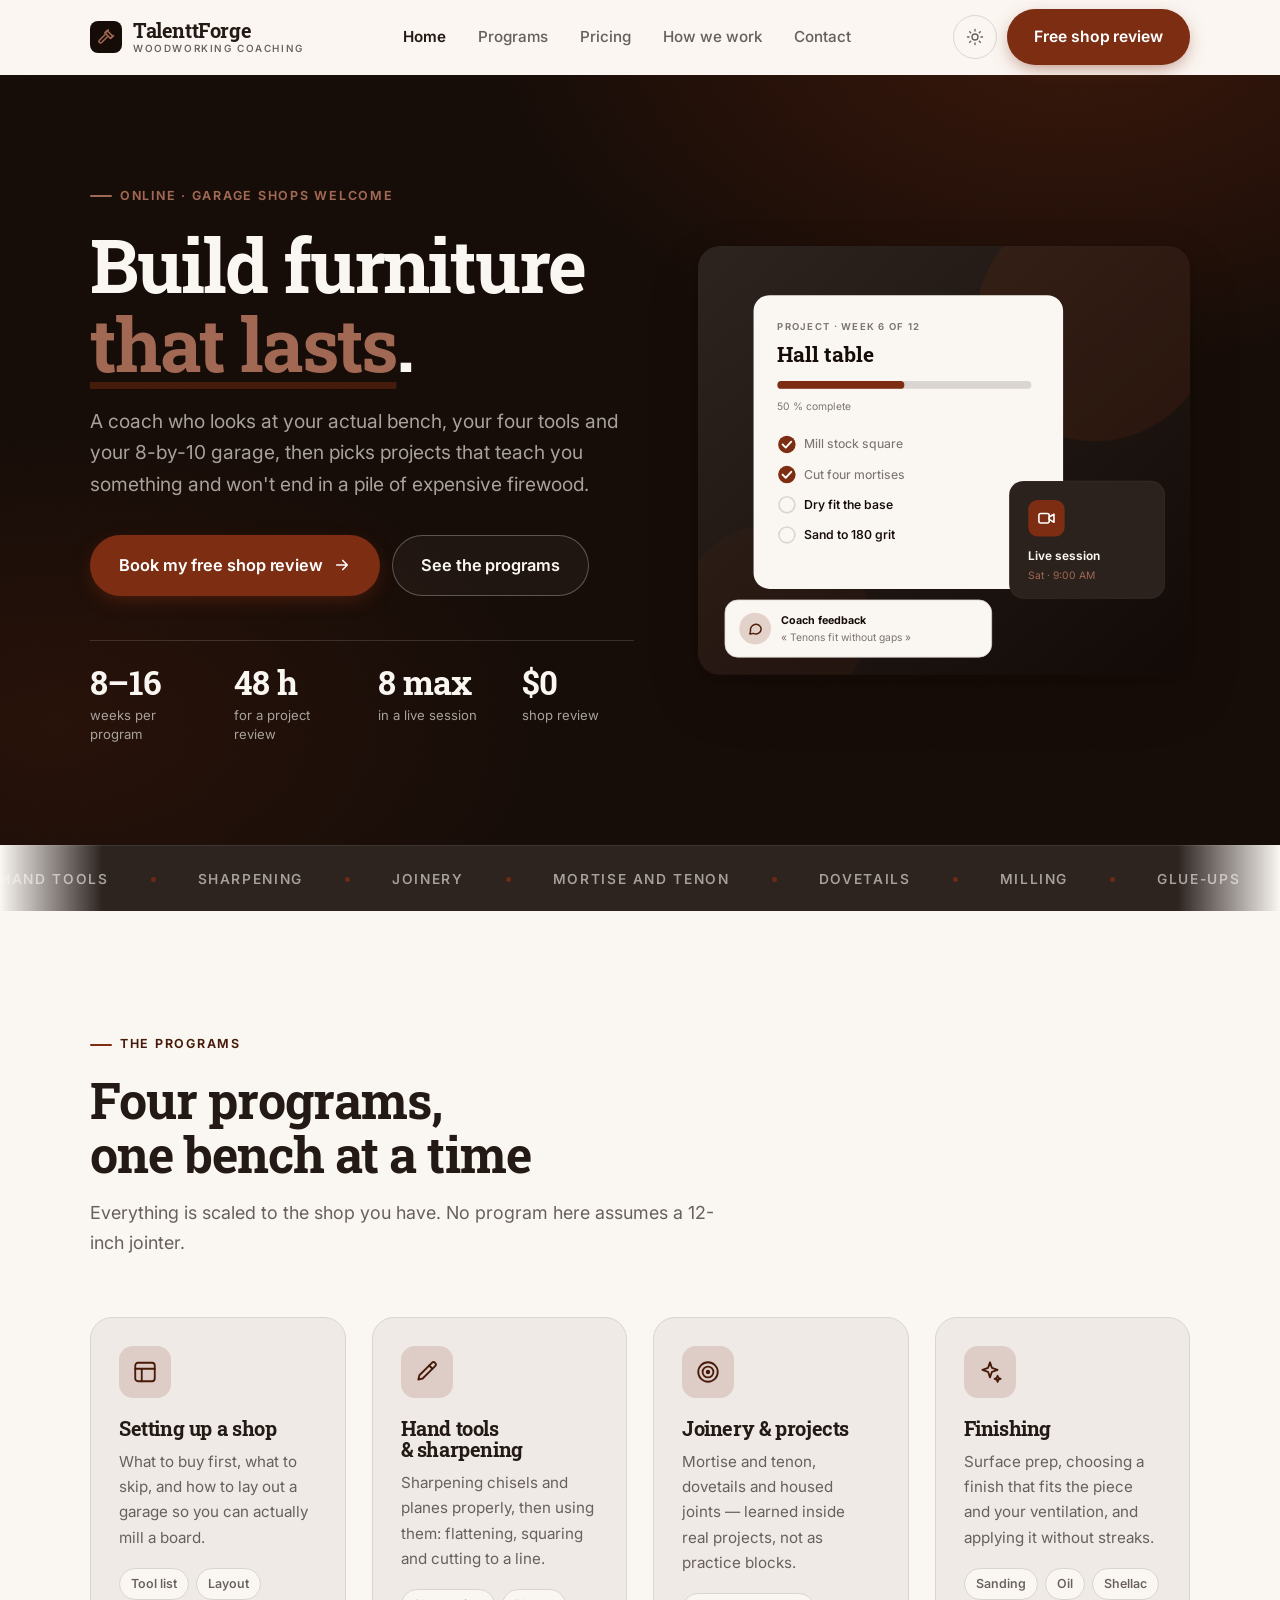
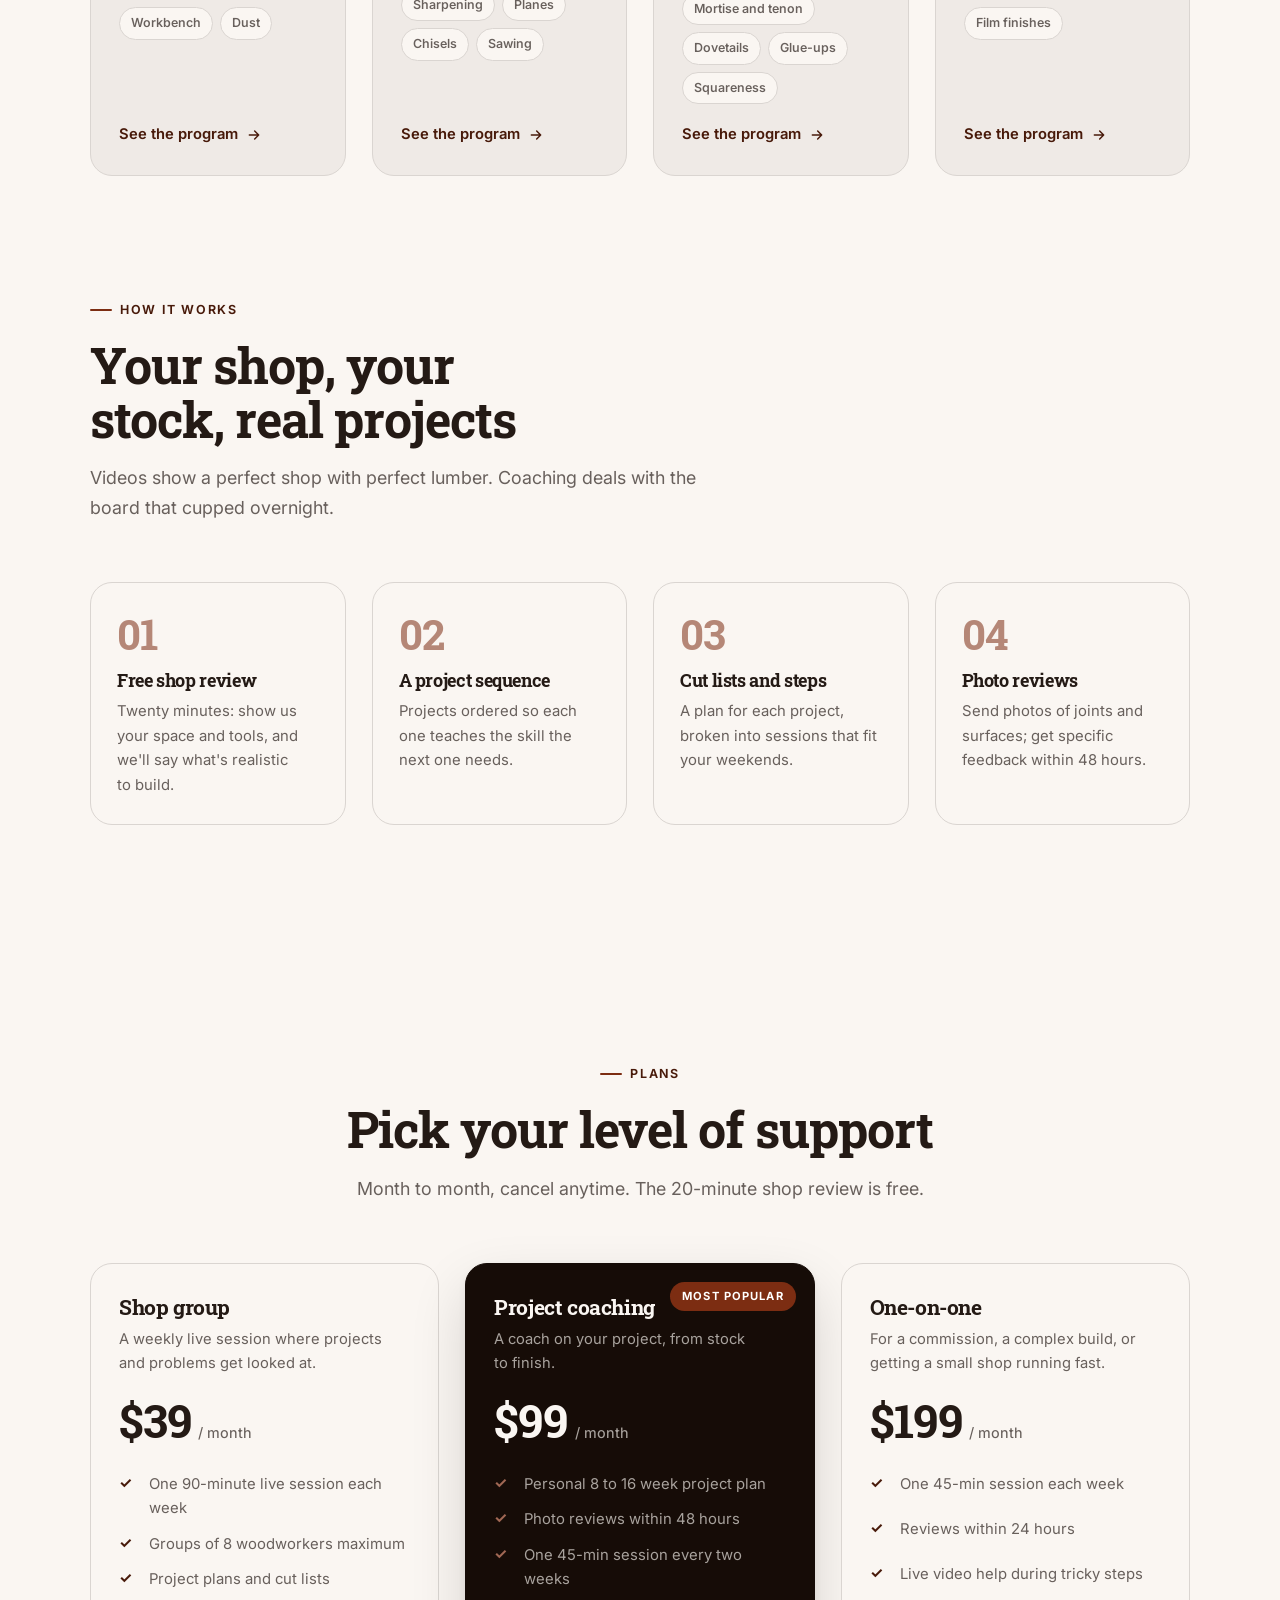
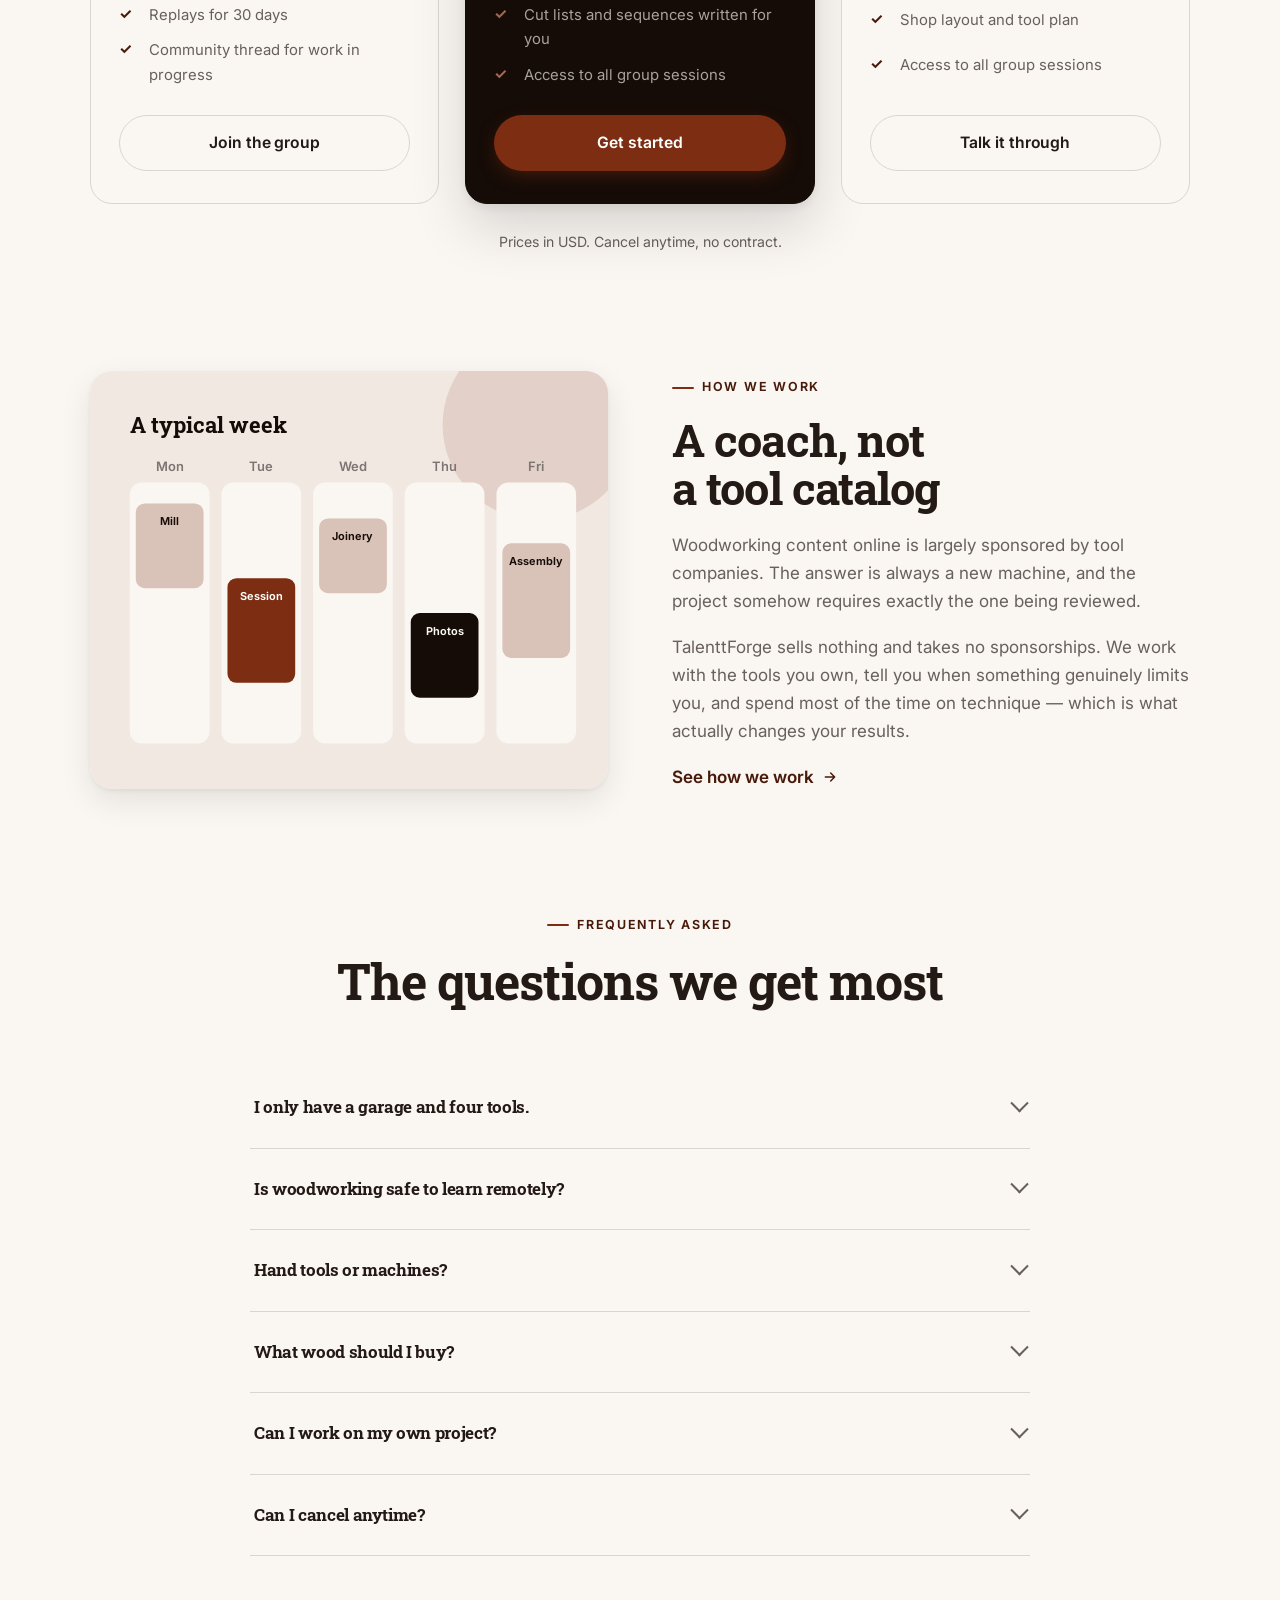
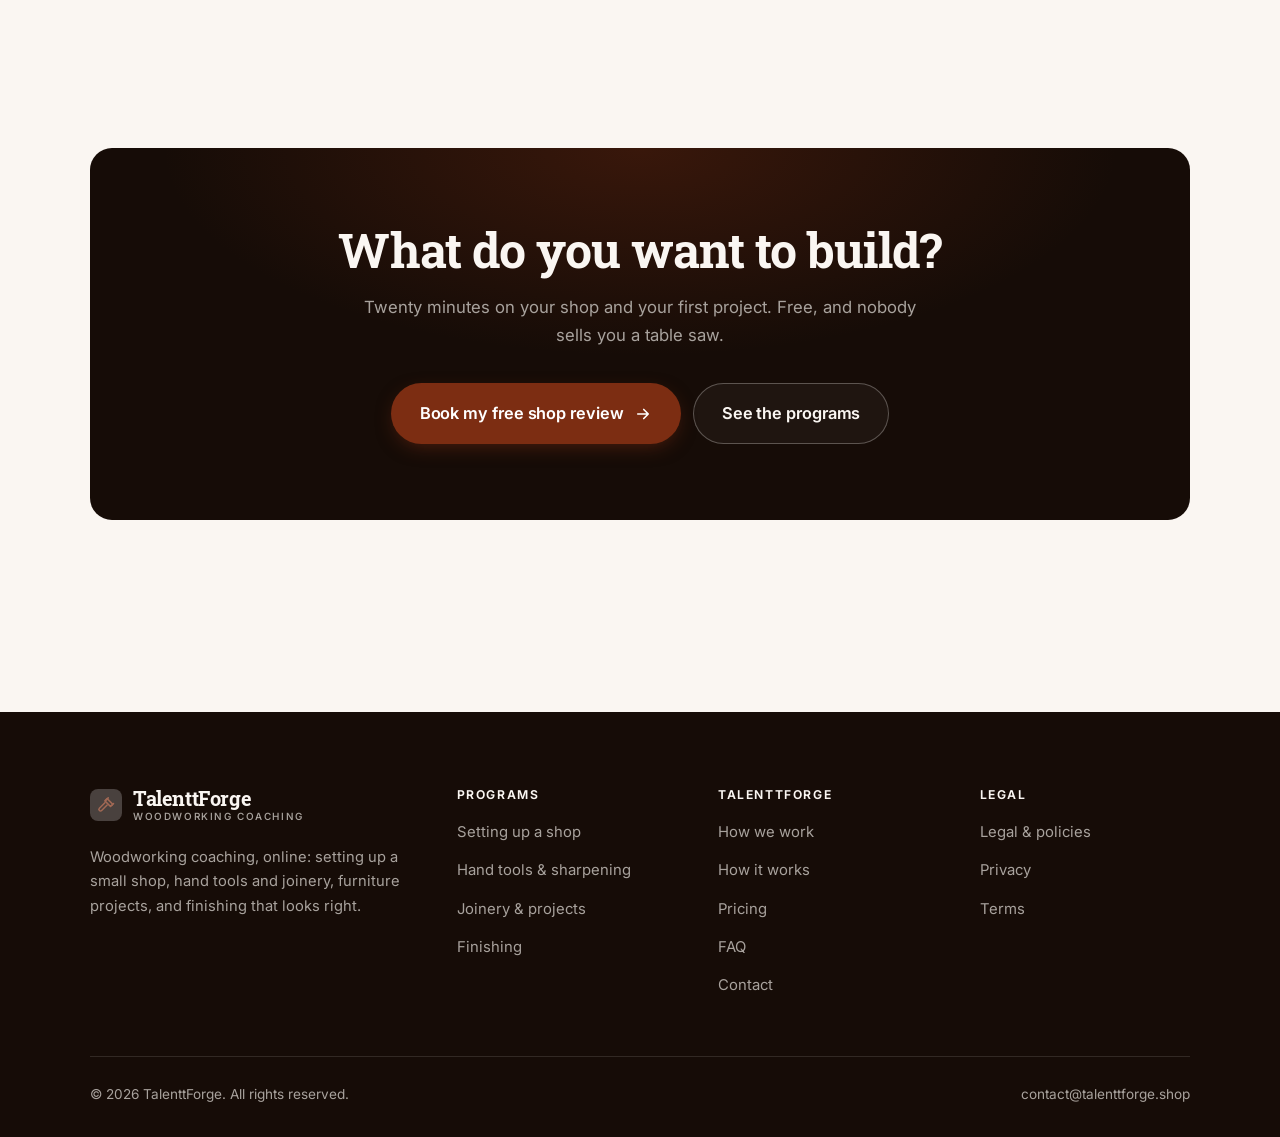
<file: index.html>
<!DOCTYPE html>
<html lang="en" class="no-js">
<head>
<meta charset="utf-8">
<meta name="viewport" content="width=device-width, initial-scale=1">
<title>TalenttForge — Woodworking coaching for small shops and garages</title>
<meta name="description" content="Online woodworking coaching: set up a small shop, sharpen and use hand tools, cut real joinery, build furniture, and finish it properly. Free shop review.">
<link rel="canonical" href="https://talenttforge.shop/">

<meta property="og:type" content="website">
<meta property="og:url" content="https://talenttforge.shop/">
<meta property="og:site_name" content="TalenttForge">
<meta property="og:locale" content="en_US">
<meta property="og:title" content="TalenttForge — Woodworking coaching for small shops and garages">
<meta property="og:description" content="Online woodworking coaching: set up a small shop, sharpen and use hand tools, cut real joinery, build furniture, and finish it properly. Free shop review.">
<meta name="theme-color" content="#160c07">

<link rel="icon" href="assets/img/favicon.svg" type="image/svg+xml">
<link rel="preconnect" href="https://fonts.googleapis.com">
<link rel="preconnect" href="https://fonts.gstatic.com" crossorigin>
<link rel="stylesheet" href="https://fonts.googleapis.com/css2?family=Roboto+Slab:wght@400..700&family=Inter:wght@400..700&display=swap">
<link rel="stylesheet" href="assets/css/style.css">

<!-- Thème appliqué avant le premier rendu (évite le flash) -->
<script>
document.documentElement.classList.remove('no-js');
(function(){try{var t=localStorage.getItem('site-theme');if(t){document.documentElement.setAttribute('data-theme',t);}}catch(e){}})();
</script>
<script type="application/ld+json">
{
  "@context": "https://schema.org",
  "@type": "Organization",
  "name": "TalenttForge",
  "url": "https://talenttforge.shop/",
  "email": "contact@talenttforge.shop",
  "description": "Online woodworking coaching: set up a small shop, sharpen and use hand tools, cut real joinery, build furniture, and finish it properly. Free shop review.",
  "areaServed": "US",
  "knowsLanguage": "en"
}
</script>
</head>

<body>
<a class="skip-link" href="#main">Skip to main content</a>

<header class="site-header">
  <nav class="wrap nav" aria-label="Main navigation">
    <a class="brand" href="index.html">
      <svg class="brand__mark" viewBox="0 0 64 64" aria-hidden="true">
        <rect class="bm-bg" width="64" height="64" rx="16"/>
        <g class="bm-ic" transform="translate(14 14) scale(1.5)" fill="none" stroke-width="2.1" stroke-linecap="round" stroke-linejoin="round"><path d="M13.5 3.5 21 11l-3 3-7.5-7.5z"/><path d="M10.5 9 3.2 16.3a2.1 2.1 0 0 0 3 3L13.5 12"/><path d="M15 2.5 12 5.5M19.5 12.5 22 10"/></g>
      </svg>
      <span>TalenttForge<span class="brand__sub">Woodworking coaching</span></span>
    </a>

    <ul class="nav__links" id="nav-links">
      <li><a href="index.html" aria-current="page">Home</a></li>
      <li><a href="programs.html">Programs</a></li>
      <li><a href="index.html#pricing">Pricing</a></li>
      <li><a href="about.html">How we work</a></li>
      <li><a href="contact.html">Contact</a></li>
      <li><a class="btn btn--primary" href="contact.html">Free shop review</a></li>
    </ul>

    <div class="nav__cta">
      <button class="theme-toggle" type="button" aria-label="Switch to dark theme">
        <svg class="icon-sun" viewBox="0 0 24 24" fill="none" stroke="currentColor" stroke-width="1.8" stroke-linecap="round" aria-hidden="true"><circle cx="12" cy="12" r="4"/><path d="M12 2v2m0 16v2M2 12h2m16 0h2M4.9 4.9l1.4 1.4m11.4 11.4 1.4 1.4M19.1 4.9l-1.4 1.4M6.3 17.7l-1.4 1.4"/></svg>
        <svg class="icon-moon" viewBox="0 0 24 24" fill="none" stroke="currentColor" stroke-width="1.8" stroke-linecap="round" stroke-linejoin="round" aria-hidden="true"><path d="M21 12.8A9 9 0 1 1 11.2 3a7 7 0 0 0 9.8 9.8z"/></svg>
      </button>
      <a class="btn btn--primary" href="contact.html">Free shop review</a>
      <button class="nav__toggle" type="button" aria-expanded="false" aria-controls="nav-links" aria-label="Open menu">
        <svg class="icon-open" viewBox="0 0 24 24" fill="none" stroke="currentColor" stroke-width="2" stroke-linecap="round" aria-hidden="true"><path d="M3 6h18M3 12h18M3 18h18"/></svg>
        <svg class="icon-close" viewBox="0 0 24 24" fill="none" stroke="currentColor" stroke-width="2" stroke-linecap="round" aria-hidden="true"><path d="M6 6l12 12M18 6L6 18"/></svg>
      </button>
    </div>
  </nav>
</header>

<main id="main">

<section class="hero">
  <div class="wrap hero__inner">
    <div>
      <span class="eyebrow hero__eyebrow">Online · Garage shops welcome</span>
      <h1>Build furniture<br> <em>that lasts</em>.</h1>
      <p class="hero__lede">A coach who looks at your actual bench, your four tools and your 8-by-10 garage, then picks projects that teach you something and won't end in a pile of expensive firewood.</p>

      <div class="hero__actions">
        <a class="btn btn--primary btn--lg" href="contact.html">Book my free shop review <svg viewBox="0 0 24 24" fill="none" stroke="currentColor" stroke-width="2.2" stroke-linecap="round" stroke-linejoin="round" aria-hidden="true"><path d="M5 12h14M13 6l6 6-6 6"/></svg></a>
        <a class="btn btn--on-dark btn--lg" href="programs.html">See the programs</a>
      </div>

      <ul class="hero__proof">
        <li><span class="stat__num">8–16</span><span class="stat__label">weeks per program</span></li>
        <li><span class="stat__num">48 h</span><span class="stat__label">for a project review</span></li>
        <li><span class="stat__num">8 max</span><span class="stat__label">in a live session</span></li>
        <li><span class="stat__num">$0</span><span class="stat__label">shop review</span></li>
      </ul>
    </div>

    <div class="hero__art">
      <svg viewBox="0 0 620 540" role="img" aria-label="A woodworking project in week 6 of 12, showing this week's steps, the next live session and coach feedback.">
        <defs>
          <linearGradient id="hbg" x1="0" y1="0" x2="1" y2="1">
            <stop offset="0" stop-color="#2d2420"/><stop offset="1" stop-color="#120a06"/>
          </linearGradient>
        </defs>
        <rect width="620" height="540" rx="22" fill="url(#hbg)"/>
        <circle cx="500" cy="96" r="150" fill="#7c2d12" opacity=".16"/>
        <circle cx="96" cy="470" r="120" fill="#7c2d12" opacity=".08"/>

        <g style="font-family: var(--font-body)">
          <!-- Carte programme -->
          <rect x="70" y="62" width="390" height="370" rx="20" fill="#faf6f2"/>
          <text x="100" y="106" font-size="12" font-weight="650" letter-spacing="1.6" fill="#7d7571">PROJECT · WEEK 6 OF 12</text>
          <text x="100" y="146" font-size="27" font-weight="700" fill="#160c07" style="font-family: var(--font-display)">Hall table</text>
          <rect x="100" y="170" width="320" height="10" rx="5" fill="#dad5d1"/>
          <rect x="100" y="170" width="160" height="10" rx="5" fill="#7c2d12"/>
          <text x="100" y="206" font-size="13" fill="#7d7571">50 % complete</text>
          <circle cx="112" cy="250" r="11" fill="#7c2d12"/><path d="M106.5 250l4 4 7-7.5" fill="none" stroke="#ffffff" stroke-width="2.4" stroke-linecap="round" stroke-linejoin="round"/><text x="134" y="255" font-size="15.5" fill="#7d7571" font-weight="450">Mill stock square</text>
          <circle cx="112" cy="288" r="11" fill="#7c2d12"/><path d="M106.5 288l4 4 7-7.5" fill="none" stroke="#ffffff" stroke-width="2.4" stroke-linecap="round" stroke-linejoin="round"/><text x="134" y="293" font-size="15.5" fill="#7d7571" font-weight="450">Cut four mortises</text>
          <circle cx="112" cy="326" r="10" fill="none" stroke="#dad5d1" stroke-width="2"/><text x="134" y="331" font-size="15.5" fill="#160c07" font-weight="560">Dry fit the base</text>
          <circle cx="112" cy="364" r="10" fill="none" stroke="#dad5d1" stroke-width="2"/><text x="134" y="369" font-size="15.5" fill="#160c07" font-weight="560">Sand to 180 grit</text>

          <!-- Carte séance -->
          <rect x="392" y="296" width="196" height="148" rx="18" fill="#2b221d" stroke="#ffffff" stroke-opacity=".08"/>
          <rect x="416" y="320" width="46" height="46" rx="12" fill="#7c2d12"/>
          <g transform="translate(427 331)" fill="none" stroke="#ffffff" color="#ffffff" stroke-width="2" stroke-linecap="round" stroke-linejoin="round"><rect x="2.5" y="6" width="13" height="12" rx="2.5"/><path d="M15.5 10.5 21.5 7v10l-6-3.5z"/></g>
          <text x="416" y="396" font-size="15" font-weight="650" fill="#faf6f2">Live session</text>
          <text x="416" y="420" font-size="13" fill="#a16854">Sat · 9:00 AM</text>

          <!-- Retour du coach -->
          <rect x="34" y="446" width="336" height="72" rx="16" fill="#faf6f2" stroke="#dad5d1"/>
          <circle cx="72" cy="482" r="20" fill="#e3d2ca"/>
          <g transform="translate(62 472) scale(.84)" fill="none" stroke="#511d0c" stroke-width="2.2" stroke-linecap="round" stroke-linejoin="round"><path d="M21 12a8 8 0 0 1-11.6 7.1L4 20l1-4.6A8 8 0 1 1 21 12z"/></g>
          <text x="104" y="476" font-size="13.5" font-weight="700" fill="#160c07">Coach feedback</text>
          <text x="104" y="498" font-size="13" fill="#7d7571">« Tenons fit without gaps »</text>
        </g>
      </svg>
    </div>
  </div>
</section>

<div class="marquee" aria-hidden="true">
  <div class="marquee__track"><span>Hand tools</span><span>Sharpening</span><span>Joinery</span><span>Mortise and tenon</span><span>Dovetails</span><span>Milling</span><span>Glue-ups</span><span>Finishing</span><span>Small shops</span><span>Furniture</span><span>Hand tools</span><span>Sharpening</span><span>Joinery</span><span>Mortise and tenon</span><span>Dovetails</span><span>Milling</span><span>Glue-ups</span><span>Finishing</span><span>Small shops</span><span>Furniture</span></div>
</div>

<section class="section wrap" id="programs">
  <div class="section-head reveal">
    <span class="eyebrow">The programs</span>
    <h2>Four programs, one bench at a time</h2>
    <p>Everything is scaled to the shop you have. No program here assumes a 12-inch jointer.</p>
  </div>
  <div class="grid grid--4 reveal-group">
    <a class="card" href="programs.html#shop-setup">
      <div class="card__icon"><svg viewBox="0 0 24 24" fill="none" stroke="currentColor" stroke-width="1.7" stroke-linecap="round" stroke-linejoin="round" aria-hidden="true"><rect x="3" y="3.5" width="18" height="17" rx="2.5"/><path d="M3 9h18M9 9v11.5"/></svg></div>
      <h3>Setting up a shop</h3>
      <p>What to buy first, what to skip, and how to lay out a garage so you can actually mill a board.</p>
      <ul class="tags"><li>Tool list</li><li>Layout</li><li>Workbench</li><li>Dust</li></ul>
      <span class="arrow-link">See the program <svg viewBox="0 0 24 24" fill="none" stroke="currentColor" stroke-width="2.2" stroke-linecap="round" stroke-linejoin="round" aria-hidden="true"><path d="M5 12h14M13 6l6 6-6 6"/></svg></span>
    </a>
    <a class="card" href="programs.html#hand-tools">
      <div class="card__icon"><svg viewBox="0 0 24 24" fill="none" stroke="currentColor" stroke-width="1.7" stroke-linecap="round" stroke-linejoin="round" aria-hidden="true"><path d="M16.5 3.5a2.1 2.1 0 0 1 3 3L8 18l-4 1 1-4z"/><path d="M14 6l3 3"/></svg></div>
      <h3>Hand tools &amp; sharpening</h3>
      <p>Sharpening chisels and planes properly, then using them: flattening, squaring and cutting to a line.</p>
      <ul class="tags"><li>Sharpening</li><li>Planes</li><li>Chisels</li><li>Sawing</li></ul>
      <span class="arrow-link">See the program <svg viewBox="0 0 24 24" fill="none" stroke="currentColor" stroke-width="2.2" stroke-linecap="round" stroke-linejoin="round" aria-hidden="true"><path d="M5 12h14M13 6l6 6-6 6"/></svg></span>
    </a>
    <a class="card" href="programs.html#joinery">
      <div class="card__icon"><svg viewBox="0 0 24 24" fill="none" stroke="currentColor" stroke-width="1.7" stroke-linecap="round" stroke-linejoin="round" aria-hidden="true"><circle cx="12" cy="12" r="9"/><circle cx="12" cy="12" r="5"/><circle cx="12" cy="12" r="1.2" fill="currentColor"/></svg></div>
      <h3>Joinery &amp; projects</h3>
      <p>Mortise and tenon, dovetails and housed joints — learned inside real projects, not as practice blocks.</p>
      <ul class="tags"><li>Mortise and tenon</li><li>Dovetails</li><li>Glue-ups</li><li>Squareness</li></ul>
      <span class="arrow-link">See the program <svg viewBox="0 0 24 24" fill="none" stroke="currentColor" stroke-width="2.2" stroke-linecap="round" stroke-linejoin="round" aria-hidden="true"><path d="M5 12h14M13 6l6 6-6 6"/></svg></span>
    </a>
    <a class="card" href="programs.html#finishing">
      <div class="card__icon"><svg viewBox="0 0 24 24" fill="none" stroke="currentColor" stroke-width="1.7" stroke-linecap="round" stroke-linejoin="round" aria-hidden="true"><path d="M12 3l1.8 5.2L19 10l-5.2 1.8L12 17l-1.8-5.2L5 10l5.2-1.8zM19 15.5l.8 2 2 .8-2 .8-.8 2-.8-2-2-.8 2-.8z"/></svg></div>
      <h3>Finishing</h3>
      <p>Surface prep, choosing a finish that fits the piece and your ventilation, and applying it without streaks.</p>
      <ul class="tags"><li>Sanding</li><li>Oil</li><li>Shellac</li><li>Film finishes</li></ul>
      <span class="arrow-link">See the program <svg viewBox="0 0 24 24" fill="none" stroke="currentColor" stroke-width="2.2" stroke-linecap="round" stroke-linejoin="round" aria-hidden="true"><path d="M5 12h14M13 6l6 6-6 6"/></svg></span>
    </a>
  </div>
</section>

<section class="section section--flush wrap" id="how-it-works">
  <div class="section-head reveal">
    <span class="eyebrow">How it works</span>
    <h2>Your shop, your stock, real projects</h2>
    <p>Videos show a perfect shop with perfect lumber. Coaching deals with the board that cupped overnight.</p>
  </div>
  <div class="grid grid--4 steps reveal-group">
    <article class="step">
      <h3>Free shop review</h3>
      <p>Twenty minutes: show us your space and tools, and we'll say what's realistic to build.</p>
    </article>
    <article class="step">
      <h3>A project sequence</h3>
      <p>Projects ordered so each one teaches the skill the next one needs.</p>
    </article>
    <article class="step">
      <h3>Cut lists and steps</h3>
      <p>A plan for each project, broken into sessions that fit your weekends.</p>
    </article>
    <article class="step">
      <h3>Photo reviews</h3>
      <p>Send photos of joints and surfaces; get specific feedback within 48 hours.</p>
    </article>
  </div>
</section>

<section class="section wrap" id="pricing">
  <div class="section-head section-head--center reveal">
    <span class="eyebrow">Plans</span>
    <h2>Pick your level of support</h2>
    <p>Month to month, cancel anytime. The 20-minute shop review is free.</p>
  </div>
  <div class="grid grid--3 plans reveal-group">
    <article class="plan">
      
      <h3>Shop group</h3>
      <p class="plan__desc">A weekly live session where projects and problems get looked at.</p>
      <p class="plan__price">$39<span class="plan__period">/ month</span></p>
      <ul class="plan__features">
        <li>One 90-minute live session each week</li>
        <li>Groups of 8 woodworkers maximum</li>
        <li>Project plans and cut lists</li>
        <li>Replays for 30 days</li>
        <li>Community thread for work in progress</li>
      </ul>
      <a class="btn btn--ghost btn--block" href="contact.html">Join the group</a>
    </article>
    <article class="plan plan--featured">
      <span class="plan__tag">Most popular</span>
      <h3>Project coaching</h3>
      <p class="plan__desc">A coach on your project, from stock to finish.</p>
      <p class="plan__price">$99<span class="plan__period">/ month</span></p>
      <ul class="plan__features">
        <li>Personal 8 to 16 week project plan</li>
        <li>Photo reviews within 48 hours</li>
        <li>One 45-min session every two weeks</li>
        <li>Cut lists and sequences written for you</li>
        <li>Access to all group sessions</li>
      </ul>
      <a class="btn btn--primary btn--block" href="contact.html">Get started</a>
    </article>
    <article class="plan">
      
      <h3>One-on-one</h3>
      <p class="plan__desc">For a commission, a complex build, or getting a small shop running fast.</p>
      <p class="plan__price">$199<span class="plan__period">/ month</span></p>
      <ul class="plan__features">
        <li>One 45-min session each week</li>
        <li>Reviews within 24 hours</li>
        <li>Live video help during tricky steps</li>
        <li>Shop layout and tool plan</li>
        <li>Access to all group sessions</li>
      </ul>
      <a class="btn btn--ghost btn--block" href="contact.html">Talk it through</a>
    </article>
  </div>
  <p class="plans-note">Prices in USD. Cancel anytime, no contract.</p>
</section>

<section class="section section--flush wrap">
  <div class="split reveal">
    <div class="split__art">
      <svg viewBox="0 0 520 420" role="img" aria-label="Example of a typical week: Mill, Session, Joinery, Photos, Assembly.">
        <rect width="520" height="420" rx="20" fill="#f1e8e2"/>
        <circle cx="450" cy="54" r="96" fill="#7c2d12" opacity=".12"/>
        <g style="font-family: var(--font-body)">
        <text x="40" y="62" font-size="22" font-weight="700" fill="#160c07" style="font-family: var(--font-display)">A typical week</text>
        <text x="80" y="100" text-anchor="middle" font-size="13" font-weight="600" fill="#7d7571">Mon</text>
        <rect x="40" y="112" width="80" height="262" rx="12" fill="#faf6f2"/>
        <rect x="46" y="133" width="68" height="85" rx="9" fill="#d9c2b8"/>
        <text x="80" y="155" text-anchor="middle" font-size="11" font-weight="650" fill="#160c07">Mill</text>
        <text x="172" y="100" text-anchor="middle" font-size="13" font-weight="600" fill="#7d7571">Tue</text>
        <rect x="132" y="112" width="80" height="262" rx="12" fill="#faf6f2"/>
        <rect x="138" y="208" width="68" height="105" rx="9" fill="#7c2d12"/>
        <text x="172" y="230" text-anchor="middle" font-size="11" font-weight="650" fill="#ffffff">Session</text>
        <text x="264" y="100" text-anchor="middle" font-size="13" font-weight="600" fill="#7d7571">Wed</text>
        <rect x="224" y="112" width="80" height="262" rx="12" fill="#faf6f2"/>
        <rect x="230" y="148" width="68" height="75" rx="9" fill="#d9c2b8"/>
        <text x="264" y="170" text-anchor="middle" font-size="11" font-weight="650" fill="#160c07">Joinery</text>
        <text x="356" y="100" text-anchor="middle" font-size="13" font-weight="600" fill="#7d7571">Thu</text>
        <rect x="316" y="112" width="80" height="262" rx="12" fill="#faf6f2"/>
        <rect x="322" y="243" width="68" height="85" rx="9" fill="#160c07"/>
        <text x="356" y="265" text-anchor="middle" font-size="11" font-weight="650" fill="#faf6f2">Photos</text>
        <text x="448" y="100" text-anchor="middle" font-size="13" font-weight="600" fill="#7d7571">Fri</text>
        <rect x="408" y="112" width="80" height="262" rx="12" fill="#faf6f2"/>
        <rect x="414" y="173" width="68" height="115" rx="9" fill="#d9c2b8"/>
        <text x="448" y="195" text-anchor="middle" font-size="11" font-weight="650" fill="#160c07">Assembly</text>
        </g>
      </svg>
    </div>
    <div>
      <span class="eyebrow">How we work</span>
      <h2>A coach, not a tool catalog</h2>
      <p>Woodworking content online is largely sponsored by tool companies. The answer is always a new machine, and the project somehow requires exactly the one being reviewed.</p>
      <p>TalenttForge sells nothing and takes no sponsorships. We work with the tools you own, tell you when something genuinely limits you, and spend most of the time on technique — which is what actually changes your results.</p>
      <p><a class="arrow-link" href="about.html">See how we work <svg viewBox="0 0 24 24" fill="none" stroke="currentColor" stroke-width="2.2" stroke-linecap="round" stroke-linejoin="round" aria-hidden="true"><path d="M5 12h14M13 6l6 6-6 6"/></svg></a></p>
    </div>
  </div>
</section>

<section class="section section--flush wrap" id="faq">
  <div class="section-head section-head--center reveal">
    <span class="eyebrow">Frequently asked</span>
    <h2>The questions we get most</h2>
  </div>
  <div class="faq reveal">
    <details>
      <summary>I only have a garage and four tools.</summary>
      <p>That's most of our students. The first program is built for exactly that, and you can build good furniture with surprisingly little.</p>
    </details>
    <details>
      <summary>Is woodworking safe to learn remotely?</summary>
      <p>The technique, yes. But you work unsupervised, so safety is on you: follow your tools' manuals, use guards, and never rush a cut. We'll flag risky habits when we see them in your videos.</p>
    </details>
    <details>
      <summary>Hand tools or machines?</summary>
      <p>Both. Machines for milling if you have them, hand tools for joinery and fitting. We adapt to whatever is in your shop.</p>
    </details>
    <details>
      <summary>What wood should I buy?</summary>
      <p>We'll tell you what to look for and roughly what it should cost in your area. We sell nothing and take no commissions from suppliers.</p>
    </details>
    <details>
      <summary>Can I work on my own project?</summary>
      <p>Yes, and most people do. We'll say honestly if a project is too ambitious for where your skills are, and suggest a stepping stone.</p>
    </details>
    <details>
      <summary>Can I cancel anytime?</summary>
      <p>Yes. No contract, no minimum term. Access stays open until the end of the month you already paid for.</p>
    </details>
  </div>
</section>

<section class="wrap section--tight">
  <div class="cta-band reveal">
    <h2>What do you want to build?</h2>
    <p>Twenty minutes on your shop and your first project. Free, and nobody sells you a table saw.</p>
    <div class="hero__actions">
      <a class="btn btn--primary btn--lg" href="contact.html">Book my free shop review <svg viewBox="0 0 24 24" fill="none" stroke="currentColor" stroke-width="2.2" stroke-linecap="round" stroke-linejoin="round" aria-hidden="true"><path d="M5 12h14M13 6l6 6-6 6"/></svg></a>
      <a class="btn btn--on-dark btn--lg" href="programs.html">See the programs</a>
    </div>
  </div>
</section>

</main>

<footer class="site-footer">
  <div class="wrap">
    <div class="footer__grid">
      <div class="footer__brand">
        <a class="brand" href="index.html">
          <svg class="brand__mark" viewBox="0 0 64 64" aria-hidden="true">
        <rect class="bm-bg" width="64" height="64" rx="16"/>
        <g class="bm-ic" transform="translate(14 14) scale(1.5)" fill="none" stroke-width="2.1" stroke-linecap="round" stroke-linejoin="round"><path d="M13.5 3.5 21 11l-3 3-7.5-7.5z"/><path d="M10.5 9 3.2 16.3a2.1 2.1 0 0 0 3 3L13.5 12"/><path d="M15 2.5 12 5.5M19.5 12.5 22 10"/></g>
      </svg>
          <span>TalenttForge<span class="brand__sub">Woodworking coaching</span></span>
        </a>
        <p>Woodworking coaching, online: setting up a small shop, hand tools and joinery, furniture projects, and finishing that looks right.</p>
      </div>

      <div class="footer__col">
        <h4>Programs</h4>
        <ul>
          <li><a href="programs.html#shop-setup">Setting up a shop</a></li>
          <li><a href="programs.html#hand-tools">Hand tools &amp; sharpening</a></li>
          <li><a href="programs.html#joinery">Joinery &amp; projects</a></li>
          <li><a href="programs.html#finishing">Finishing</a></li>
        </ul>
      </div>

      <div class="footer__col">
        <h4>TalenttForge</h4>
        <ul>
          <li><a href="about.html">How we work</a></li>
          <li><a href="index.html#how-it-works">How it works</a></li>
          <li><a href="index.html#pricing">Pricing</a></li>
          <li><a href="index.html#faq">FAQ</a></li>
          <li><a href="contact.html">Contact</a></li>
        </ul>
      </div>

      <div class="footer__col">
        <h4>Legal</h4>
        <ul>
          <li><a href="legal.html">Legal &amp; policies</a></li>
          <li><a href="legal.html#privacy">Privacy</a></li>
          <li><a href="legal.html#terms">Terms</a></li>
        </ul>
      </div>
    </div>

    <div class="footer__bottom">
      <p>© <span data-year>2026</span> TalenttForge. All rights reserved.</p>
      <p><a href="mailto:contact@talenttforge.shop">contact@talenttforge.shop</a></p>
    </div>
  </div>
</footer>

<script src="assets/js/main.js" defer></script>
</body>
</html>
</file>
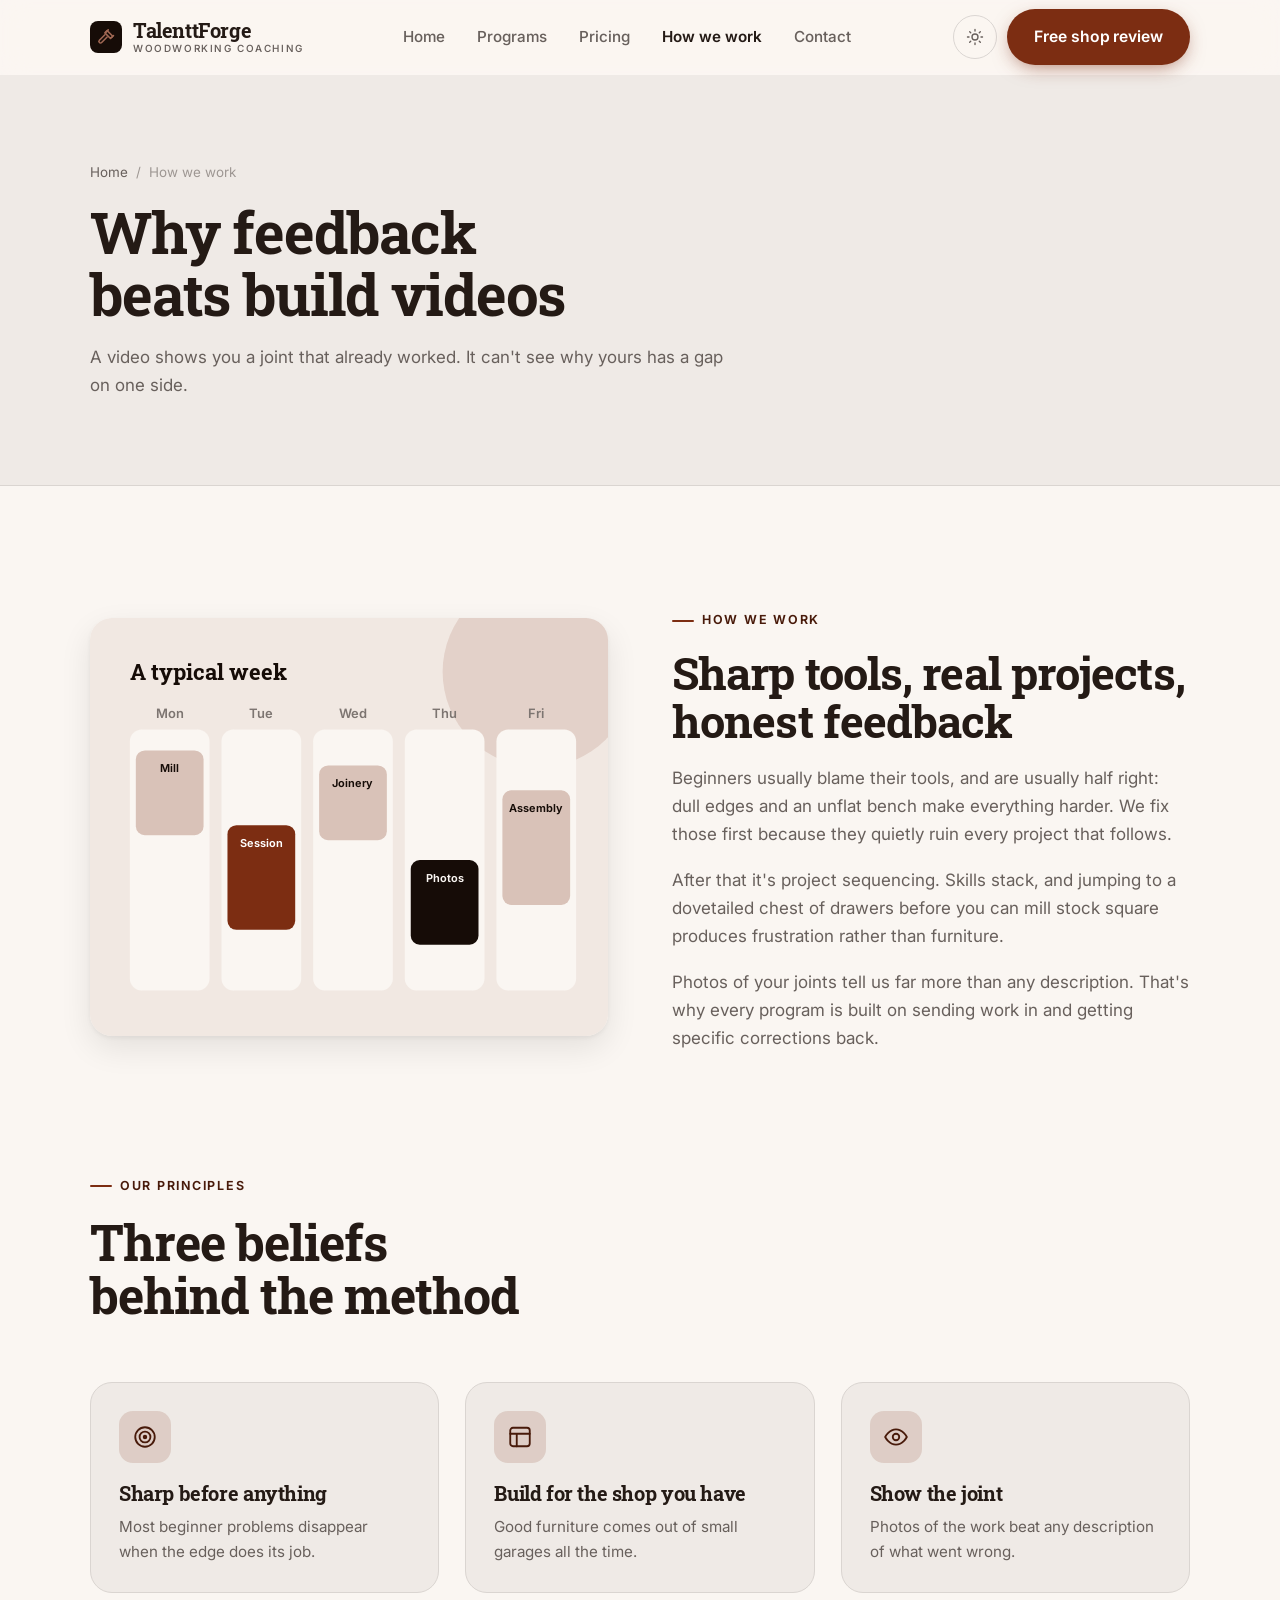
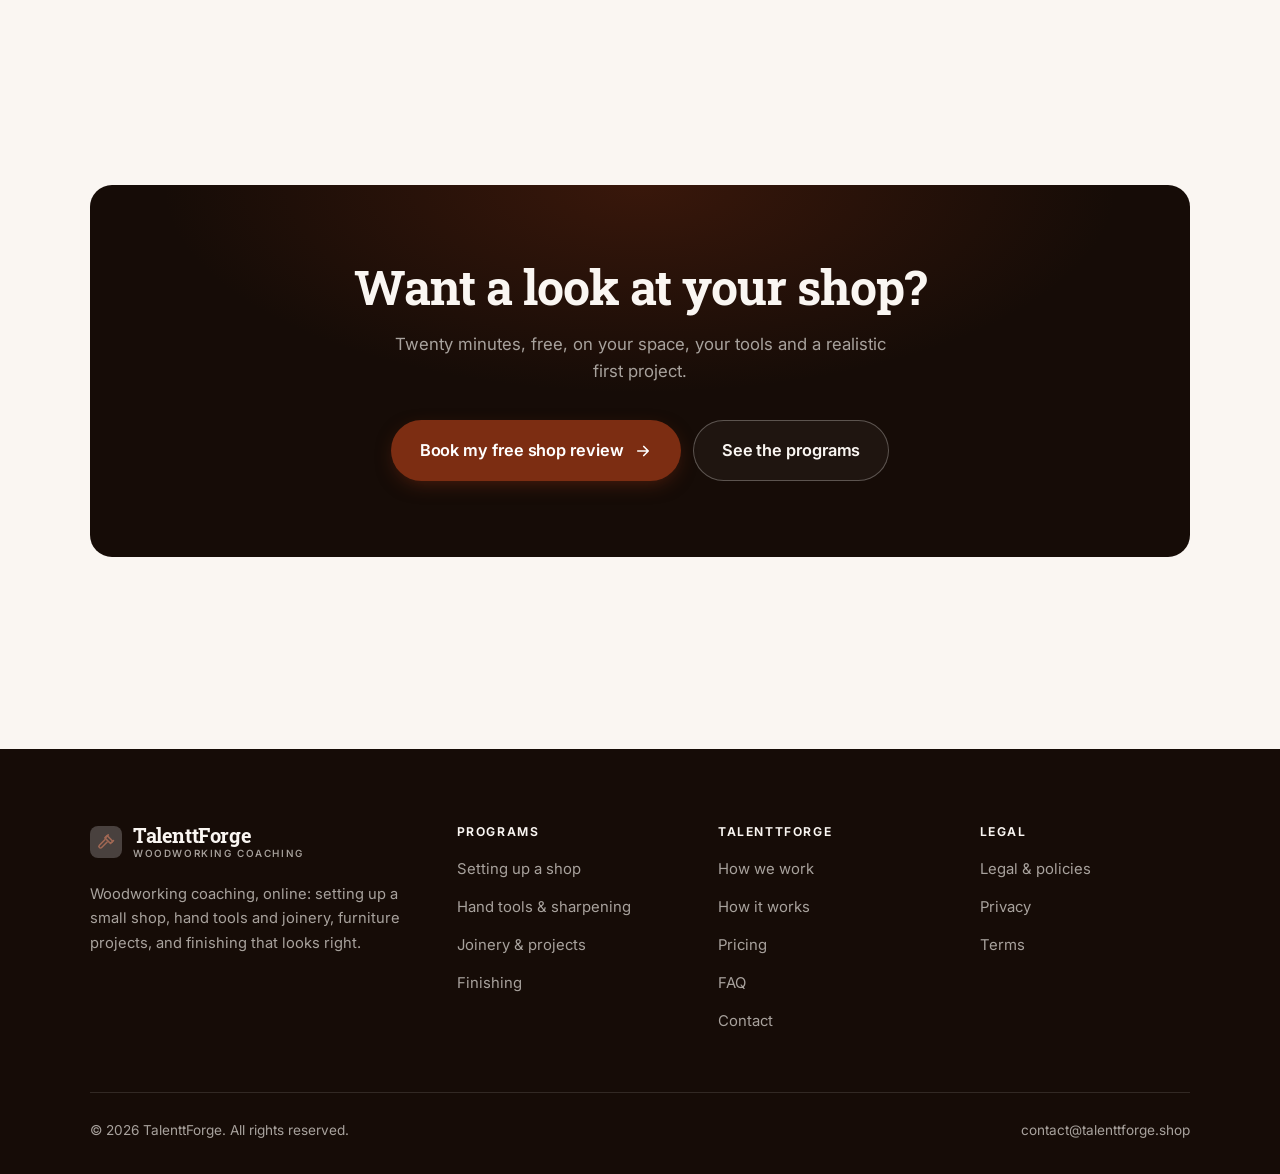
<file: about.html>
<!DOCTYPE html>
<html lang="en" class="no-js">
<head>
<meta charset="utf-8">
<meta name="viewport" content="width=device-width, initial-scale=1">
<title>How we work — TalenttForge</title>
<meta name="description" content="Why woodworking coaching beats another build video, and the principles behind TalenttForge.">
<link rel="canonical" href="https://talenttforge.shop/about.html">

<meta property="og:type" content="website">
<meta property="og:url" content="https://talenttforge.shop/about.html">
<meta property="og:site_name" content="TalenttForge">
<meta property="og:locale" content="en_US">
<meta property="og:title" content="How we work — TalenttForge">
<meta property="og:description" content="Why woodworking coaching beats another build video, and the principles behind TalenttForge.">
<meta name="theme-color" content="#160c07">

<link rel="icon" href="assets/img/favicon.svg" type="image/svg+xml">
<link rel="preconnect" href="https://fonts.googleapis.com">
<link rel="preconnect" href="https://fonts.gstatic.com" crossorigin>
<link rel="stylesheet" href="https://fonts.googleapis.com/css2?family=Roboto+Slab:wght@400..700&family=Inter:wght@400..700&display=swap">
<link rel="stylesheet" href="assets/css/style.css">

<!-- Thème appliqué avant le premier rendu (évite le flash) -->
<script>
document.documentElement.classList.remove('no-js');
(function(){try{var t=localStorage.getItem('site-theme');if(t){document.documentElement.setAttribute('data-theme',t);}}catch(e){}})();
</script>
</head>

<body>
<a class="skip-link" href="#main">Skip to main content</a>

<header class="site-header">
  <nav class="wrap nav" aria-label="Main navigation">
    <a class="brand" href="index.html">
      <svg class="brand__mark" viewBox="0 0 64 64" aria-hidden="true">
        <rect class="bm-bg" width="64" height="64" rx="16"/>
        <g class="bm-ic" transform="translate(14 14) scale(1.5)" fill="none" stroke-width="2.1" stroke-linecap="round" stroke-linejoin="round"><path d="M13.5 3.5 21 11l-3 3-7.5-7.5z"/><path d="M10.5 9 3.2 16.3a2.1 2.1 0 0 0 3 3L13.5 12"/><path d="M15 2.5 12 5.5M19.5 12.5 22 10"/></g>
      </svg>
      <span>TalenttForge<span class="brand__sub">Woodworking coaching</span></span>
    </a>

    <ul class="nav__links" id="nav-links">
      <li><a href="index.html">Home</a></li>
      <li><a href="programs.html">Programs</a></li>
      <li><a href="index.html#pricing">Pricing</a></li>
      <li><a href="about.html" aria-current="page">How we work</a></li>
      <li><a href="contact.html">Contact</a></li>
      <li><a class="btn btn--primary" href="contact.html">Free shop review</a></li>
    </ul>

    <div class="nav__cta">
      <button class="theme-toggle" type="button" aria-label="Switch to dark theme">
        <svg class="icon-sun" viewBox="0 0 24 24" fill="none" stroke="currentColor" stroke-width="1.8" stroke-linecap="round" aria-hidden="true"><circle cx="12" cy="12" r="4"/><path d="M12 2v2m0 16v2M2 12h2m16 0h2M4.9 4.9l1.4 1.4m11.4 11.4 1.4 1.4M19.1 4.9l-1.4 1.4M6.3 17.7l-1.4 1.4"/></svg>
        <svg class="icon-moon" viewBox="0 0 24 24" fill="none" stroke="currentColor" stroke-width="1.8" stroke-linecap="round" stroke-linejoin="round" aria-hidden="true"><path d="M21 12.8A9 9 0 1 1 11.2 3a7 7 0 0 0 9.8 9.8z"/></svg>
      </button>
      <a class="btn btn--primary" href="contact.html">Free shop review</a>
      <button class="nav__toggle" type="button" aria-expanded="false" aria-controls="nav-links" aria-label="Open menu">
        <svg class="icon-open" viewBox="0 0 24 24" fill="none" stroke="currentColor" stroke-width="2" stroke-linecap="round" aria-hidden="true"><path d="M3 6h18M3 12h18M3 18h18"/></svg>
        <svg class="icon-close" viewBox="0 0 24 24" fill="none" stroke="currentColor" stroke-width="2" stroke-linecap="round" aria-hidden="true"><path d="M6 6l12 12M18 6L6 18"/></svg>
      </button>
    </div>
  </nav>
</header>

<main id="main">

<section class="page-head">
  <div class="wrap">
    <nav class="breadcrumb" aria-label="Breadcrumb">
      <a href="index.html">Home</a><span>/</span><span aria-current="page">How we work</span>
    </nav>
    <h1>Why feedback beats build videos</h1>
    <p>A video shows you a joint that already worked. It can't see why yours has a gap on one side.</p>
  </div>
</section>

<section class="section wrap">
  <div class="split reveal">
    <div class="split__art">
      <svg viewBox="0 0 520 420" role="img" aria-label="Example of a typical week: Mill, Session, Joinery, Photos, Assembly.">
        <rect width="520" height="420" rx="20" fill="#f1e8e2"/>
        <circle cx="450" cy="54" r="96" fill="#7c2d12" opacity=".12"/>
        <g style="font-family: var(--font-body)">
        <text x="40" y="62" font-size="22" font-weight="700" fill="#160c07" style="font-family: var(--font-display)">A typical week</text>
        <text x="80" y="100" text-anchor="middle" font-size="13" font-weight="600" fill="#7d7571">Mon</text>
        <rect x="40" y="112" width="80" height="262" rx="12" fill="#faf6f2"/>
        <rect x="46" y="133" width="68" height="85" rx="9" fill="#d9c2b8"/>
        <text x="80" y="155" text-anchor="middle" font-size="11" font-weight="650" fill="#160c07">Mill</text>
        <text x="172" y="100" text-anchor="middle" font-size="13" font-weight="600" fill="#7d7571">Tue</text>
        <rect x="132" y="112" width="80" height="262" rx="12" fill="#faf6f2"/>
        <rect x="138" y="208" width="68" height="105" rx="9" fill="#7c2d12"/>
        <text x="172" y="230" text-anchor="middle" font-size="11" font-weight="650" fill="#ffffff">Session</text>
        <text x="264" y="100" text-anchor="middle" font-size="13" font-weight="600" fill="#7d7571">Wed</text>
        <rect x="224" y="112" width="80" height="262" rx="12" fill="#faf6f2"/>
        <rect x="230" y="148" width="68" height="75" rx="9" fill="#d9c2b8"/>
        <text x="264" y="170" text-anchor="middle" font-size="11" font-weight="650" fill="#160c07">Joinery</text>
        <text x="356" y="100" text-anchor="middle" font-size="13" font-weight="600" fill="#7d7571">Thu</text>
        <rect x="316" y="112" width="80" height="262" rx="12" fill="#faf6f2"/>
        <rect x="322" y="243" width="68" height="85" rx="9" fill="#160c07"/>
        <text x="356" y="265" text-anchor="middle" font-size="11" font-weight="650" fill="#faf6f2">Photos</text>
        <text x="448" y="100" text-anchor="middle" font-size="13" font-weight="600" fill="#7d7571">Fri</text>
        <rect x="408" y="112" width="80" height="262" rx="12" fill="#faf6f2"/>
        <rect x="414" y="173" width="68" height="115" rx="9" fill="#d9c2b8"/>
        <text x="448" y="195" text-anchor="middle" font-size="11" font-weight="650" fill="#160c07">Assembly</text>
        </g>
      </svg>
    </div>
    <div>
      <span class="eyebrow">How we work</span>
      <h2>Sharp tools, real projects, honest feedback</h2>
      <p>Beginners usually blame their tools, and are usually half right: dull edges and an unflat bench make everything harder. We fix those first because they quietly ruin every project that follows.</p>
      <p>After that it's project sequencing. Skills stack, and jumping to a dovetailed chest of drawers before you can mill stock square produces frustration rather than furniture.</p>
      <p>Photos of your joints tell us far more than any description. That's why every program is built on sending work in and getting specific corrections back.</p>
      <!--
        TO DO: add a short introduction of the coach (name, real background),
        with a photo if possible. Do not invent credentials — see README.md.
      -->
    </div>
  </div>
</section>

<section class="section section--flush wrap">
  <div class="section-head reveal">
    <span class="eyebrow">Our principles</span>
    <h2>Three beliefs behind the method</h2>
  </div>
  <div class="grid grid--3 reveal-group">
    <article class="card">
      <div class="card__icon"><svg viewBox="0 0 24 24" fill="none" stroke="currentColor" stroke-width="1.7" stroke-linecap="round" stroke-linejoin="round" aria-hidden="true"><circle cx="12" cy="12" r="9"/><circle cx="12" cy="12" r="5"/><circle cx="12" cy="12" r="1.2" fill="currentColor"/></svg></div>
      <h3>Sharp before anything</h3>
      <p>Most beginner problems disappear when the edge does its job.</p>
    </article>
    <article class="card">
      <div class="card__icon"><svg viewBox="0 0 24 24" fill="none" stroke="currentColor" stroke-width="1.7" stroke-linecap="round" stroke-linejoin="round" aria-hidden="true"><rect x="3" y="3.5" width="18" height="17" rx="2.5"/><path d="M3 9h18M9 9v11.5"/></svg></div>
      <h3>Build for the shop you have</h3>
      <p>Good furniture comes out of small garages all the time.</p>
    </article>
    <article class="card">
      <div class="card__icon"><svg viewBox="0 0 24 24" fill="none" stroke="currentColor" stroke-width="1.7" stroke-linecap="round" stroke-linejoin="round" aria-hidden="true"><path d="M2 12s3.6-7 10-7 10 7 10 7-3.6 7-10 7S2 12 2 12z"/><circle cx="12" cy="12" r="3"/></svg></div>
      <h3>Show the joint</h3>
      <p>Photos of the work beat any description of what went wrong.</p>
    </article>
  </div>
</section>

<section class="wrap section--tight">
  <div class="cta-band reveal">
    <h2>Want a look at your shop?</h2>
    <p>Twenty minutes, free, on your space, your tools and a realistic first project.</p>
    <div class="hero__actions">
      <a class="btn btn--primary btn--lg" href="contact.html">Book my free shop review <svg viewBox="0 0 24 24" fill="none" stroke="currentColor" stroke-width="2.2" stroke-linecap="round" stroke-linejoin="round" aria-hidden="true"><path d="M5 12h14M13 6l6 6-6 6"/></svg></a>
      <a class="btn btn--on-dark btn--lg" href="programs.html">See the programs</a>
    </div>
  </div>
</section>

</main>

<footer class="site-footer">
  <div class="wrap">
    <div class="footer__grid">
      <div class="footer__brand">
        <a class="brand" href="index.html">
          <svg class="brand__mark" viewBox="0 0 64 64" aria-hidden="true">
        <rect class="bm-bg" width="64" height="64" rx="16"/>
        <g class="bm-ic" transform="translate(14 14) scale(1.5)" fill="none" stroke-width="2.1" stroke-linecap="round" stroke-linejoin="round"><path d="M13.5 3.5 21 11l-3 3-7.5-7.5z"/><path d="M10.5 9 3.2 16.3a2.1 2.1 0 0 0 3 3L13.5 12"/><path d="M15 2.5 12 5.5M19.5 12.5 22 10"/></g>
      </svg>
          <span>TalenttForge<span class="brand__sub">Woodworking coaching</span></span>
        </a>
        <p>Woodworking coaching, online: setting up a small shop, hand tools and joinery, furniture projects, and finishing that looks right.</p>
      </div>

      <div class="footer__col">
        <h4>Programs</h4>
        <ul>
          <li><a href="programs.html#shop-setup">Setting up a shop</a></li>
          <li><a href="programs.html#hand-tools">Hand tools &amp; sharpening</a></li>
          <li><a href="programs.html#joinery">Joinery &amp; projects</a></li>
          <li><a href="programs.html#finishing">Finishing</a></li>
        </ul>
      </div>

      <div class="footer__col">
        <h4>TalenttForge</h4>
        <ul>
          <li><a href="about.html">How we work</a></li>
          <li><a href="index.html#how-it-works">How it works</a></li>
          <li><a href="index.html#pricing">Pricing</a></li>
          <li><a href="index.html#faq">FAQ</a></li>
          <li><a href="contact.html">Contact</a></li>
        </ul>
      </div>

      <div class="footer__col">
        <h4>Legal</h4>
        <ul>
          <li><a href="legal.html">Legal &amp; policies</a></li>
          <li><a href="legal.html#privacy">Privacy</a></li>
          <li><a href="legal.html#terms">Terms</a></li>
        </ul>
      </div>
    </div>

    <div class="footer__bottom">
      <p>© <span data-year>2026</span> TalenttForge. All rights reserved.</p>
      <p><a href="mailto:contact@talenttforge.shop">contact@talenttforge.shop</a></p>
    </div>
  </div>
</footer>

<script src="assets/js/main.js" defer></script>
</body>
</html>
</file>
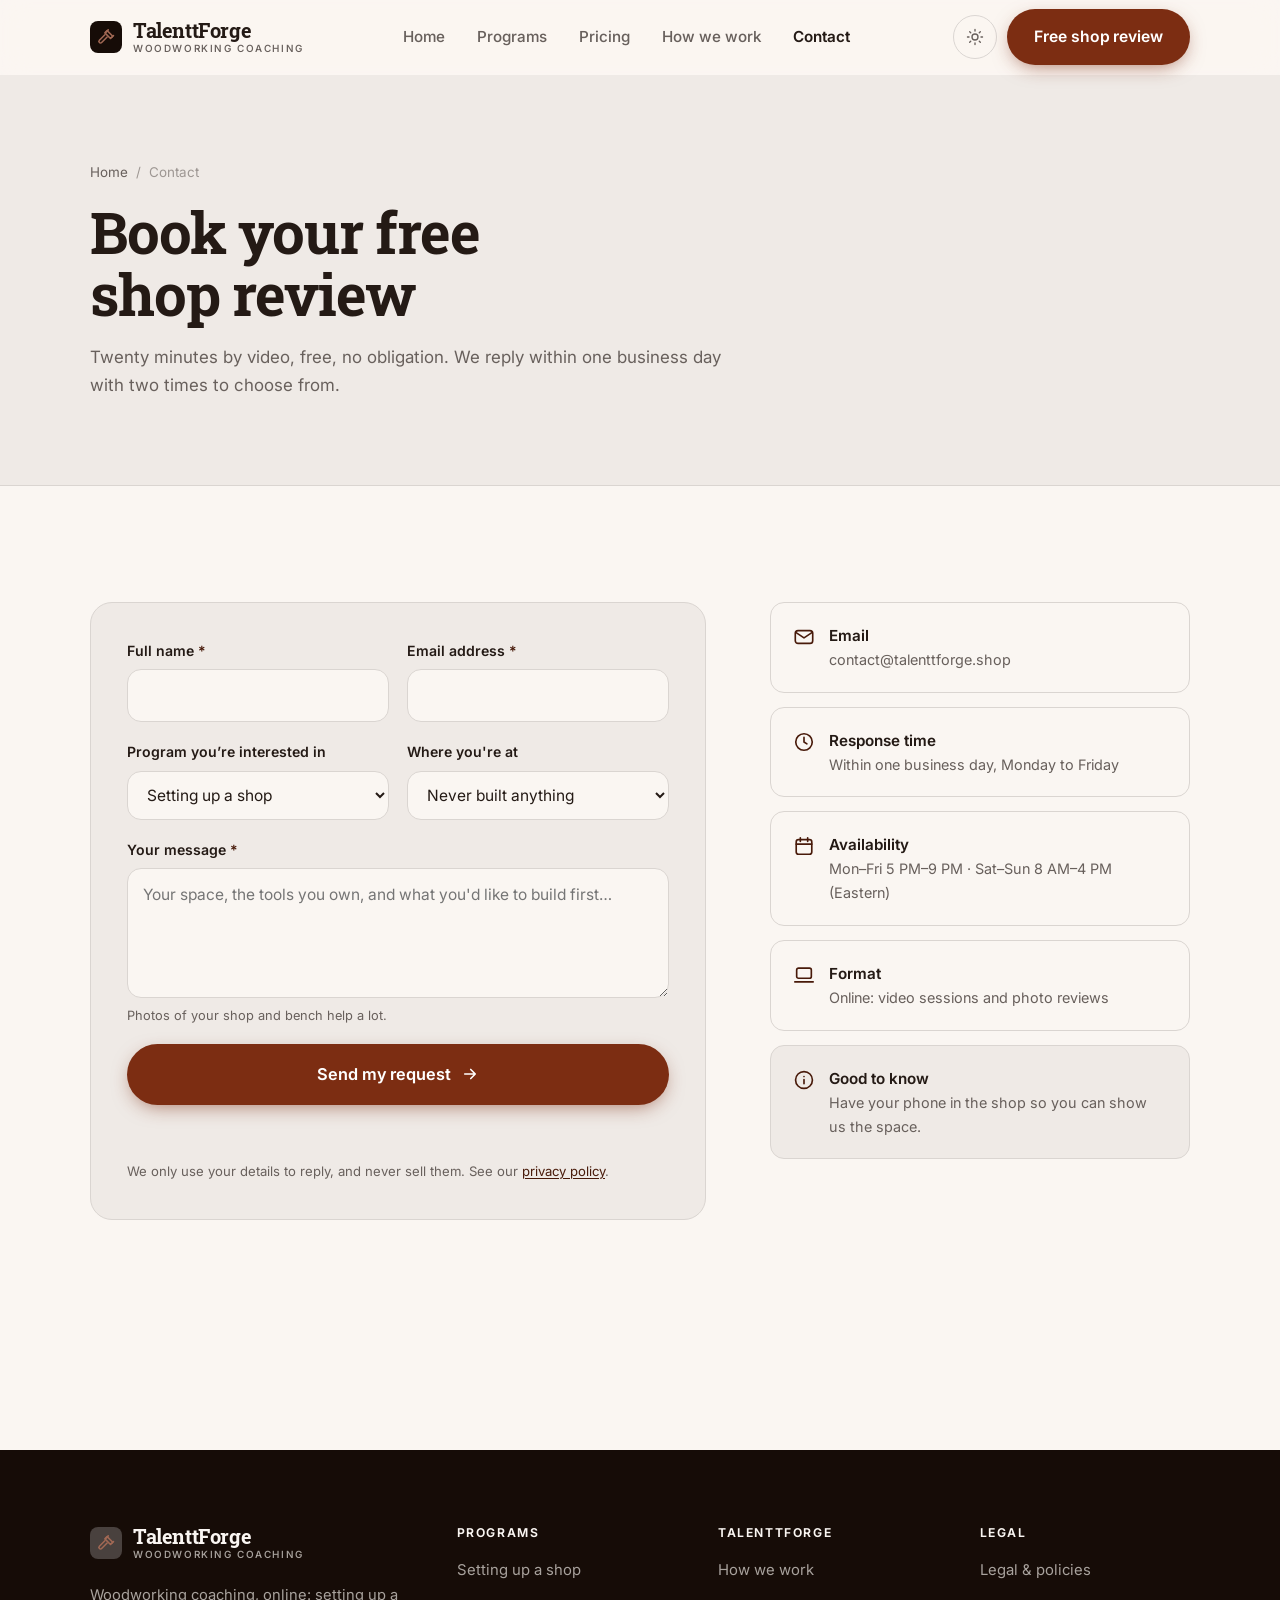
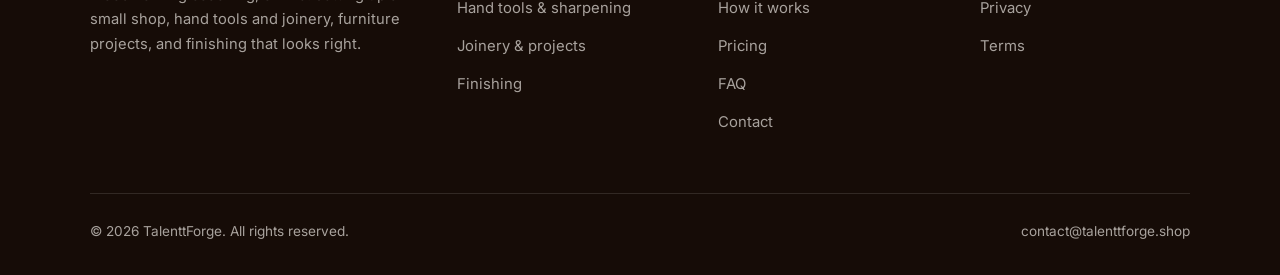
<file: contact.html>
<!DOCTYPE html>
<html lang="en" class="no-js">
<head>
<meta charset="utf-8">
<meta name="viewport" content="width=device-width, initial-scale=1">
<title>Contact — TalenttForge</title>
<meta name="description" content="Book your free 20-minute shop review. We reply within one business day.">
<link rel="canonical" href="https://talenttforge.shop/contact.html">

<meta property="og:type" content="website">
<meta property="og:url" content="https://talenttforge.shop/contact.html">
<meta property="og:site_name" content="TalenttForge">
<meta property="og:locale" content="en_US">
<meta property="og:title" content="Contact — TalenttForge">
<meta property="og:description" content="Book your free 20-minute shop review. We reply within one business day.">
<meta name="theme-color" content="#160c07">

<link rel="icon" href="assets/img/favicon.svg" type="image/svg+xml">
<link rel="preconnect" href="https://fonts.googleapis.com">
<link rel="preconnect" href="https://fonts.gstatic.com" crossorigin>
<link rel="stylesheet" href="https://fonts.googleapis.com/css2?family=Roboto+Slab:wght@400..700&family=Inter:wght@400..700&display=swap">
<link rel="stylesheet" href="assets/css/style.css">

<!-- Thème appliqué avant le premier rendu (évite le flash) -->
<script>
document.documentElement.classList.remove('no-js');
(function(){try{var t=localStorage.getItem('site-theme');if(t){document.documentElement.setAttribute('data-theme',t);}}catch(e){}})();
</script>
</head>

<body>
<a class="skip-link" href="#main">Skip to main content</a>

<header class="site-header">
  <nav class="wrap nav" aria-label="Main navigation">
    <a class="brand" href="index.html">
      <svg class="brand__mark" viewBox="0 0 64 64" aria-hidden="true">
        <rect class="bm-bg" width="64" height="64" rx="16"/>
        <g class="bm-ic" transform="translate(14 14) scale(1.5)" fill="none" stroke-width="2.1" stroke-linecap="round" stroke-linejoin="round"><path d="M13.5 3.5 21 11l-3 3-7.5-7.5z"/><path d="M10.5 9 3.2 16.3a2.1 2.1 0 0 0 3 3L13.5 12"/><path d="M15 2.5 12 5.5M19.5 12.5 22 10"/></g>
      </svg>
      <span>TalenttForge<span class="brand__sub">Woodworking coaching</span></span>
    </a>

    <ul class="nav__links" id="nav-links">
      <li><a href="index.html">Home</a></li>
      <li><a href="programs.html">Programs</a></li>
      <li><a href="index.html#pricing">Pricing</a></li>
      <li><a href="about.html">How we work</a></li>
      <li><a href="contact.html" aria-current="page">Contact</a></li>
      <li><a class="btn btn--primary" href="contact.html">Free shop review</a></li>
    </ul>

    <div class="nav__cta">
      <button class="theme-toggle" type="button" aria-label="Switch to dark theme">
        <svg class="icon-sun" viewBox="0 0 24 24" fill="none" stroke="currentColor" stroke-width="1.8" stroke-linecap="round" aria-hidden="true"><circle cx="12" cy="12" r="4"/><path d="M12 2v2m0 16v2M2 12h2m16 0h2M4.9 4.9l1.4 1.4m11.4 11.4 1.4 1.4M19.1 4.9l-1.4 1.4M6.3 17.7l-1.4 1.4"/></svg>
        <svg class="icon-moon" viewBox="0 0 24 24" fill="none" stroke="currentColor" stroke-width="1.8" stroke-linecap="round" stroke-linejoin="round" aria-hidden="true"><path d="M21 12.8A9 9 0 1 1 11.2 3a7 7 0 0 0 9.8 9.8z"/></svg>
      </button>
      <a class="btn btn--primary" href="contact.html">Free shop review</a>
      <button class="nav__toggle" type="button" aria-expanded="false" aria-controls="nav-links" aria-label="Open menu">
        <svg class="icon-open" viewBox="0 0 24 24" fill="none" stroke="currentColor" stroke-width="2" stroke-linecap="round" aria-hidden="true"><path d="M3 6h18M3 12h18M3 18h18"/></svg>
        <svg class="icon-close" viewBox="0 0 24 24" fill="none" stroke="currentColor" stroke-width="2" stroke-linecap="round" aria-hidden="true"><path d="M6 6l12 12M18 6L6 18"/></svg>
      </button>
    </div>
  </nav>
</header>

<main id="main">

<section class="page-head">
  <div class="wrap">
    <nav class="breadcrumb" aria-label="Breadcrumb">
      <a href="index.html">Home</a><span>/</span><span aria-current="page">Contact</span>
    </nav>
    <h1>Book your free shop review</h1>
    <p>Twenty minutes by video, free, no obligation. We reply within one business day with two times to choose from.</p>
  </div>
</section>

<section class="section wrap">
  <div class="form-layout">

    <!--
      FORM: the action attribute holds a placeholder id. Create a free form at
      https://formspree.io and replace VOTRE_ID_FORMSPREE. Until then, the button
      opens the visitor's email app with a pre-filled message to contact@talenttforge.shop.
    -->
    <form class="form" id="contact-form" action="https://formspree.io/f/VOTRE_ID_FORMSPREE" method="POST"
          data-email="contact@talenttforge.shop" data-subject="Shop review request"
          data-msg-mail="Your email app will open with the message ready to send." data-msg-sending="Sending…"
          data-msg-ok="Thanks! Your message is on its way. We reply within one business day." data-msg-err="Sending failed. Please email us directly at">
      <div class="form__row">
        <div class="field">
          <label for="nom">Full name <span class="req" aria-hidden="true">*</span></label>
          <input type="text" id="nom" name="nom" autocomplete="name" required>
        </div>
        <div class="field">
          <label for="email">Email address <span class="req" aria-hidden="true">*</span></label>
          <input type="email" id="email" name="email" autocomplete="email" required>
        </div>
      </div>

      <div class="form__row">
        <div class="field">
          <label for="programme">Program you’re interested in</label>
          <select id="programme" name="programme">
            <option>Setting up a shop</option>
            <option>Hand tools &amp; sharpening</option>
            <option>Joinery &amp; projects</option>
            <option>Finishing</option>
            <option>Not sure yet</option>
          </select>
        </div>
        <div class="field">
          <label for="niveau">Where you're at</label>
          <select id="niveau" name="niveau">
            <option>Never built anything</option>
            <option>Built a few things</option>
            <option>Comfortable, want joinery</option>
            <option>Experienced, specific project</option>
          </select>
        </div>
      </div>

      <div class="field">
        <label for="message">Your message <span class="req" aria-hidden="true">*</span></label>
        <textarea id="message" name="message" required placeholder="Your space, the tools you own, and what you'd like to build first…"></textarea>
        <span class="field__hint">Photos of your shop and bench help a lot.</span>
      </div>

      <!-- Bot trap: hidden from humans -->
      <div class="visually-hidden" aria-hidden="true">
        <label for="site-web">Leave this field empty</label>
        <input type="text" id="site-web" name="_gotcha" tabindex="-1" autocomplete="off">
      </div>

      <button class="btn btn--primary btn--lg" type="submit">Send my request <svg viewBox="0 0 24 24" fill="none" stroke="currentColor" stroke-width="2.2" stroke-linecap="round" stroke-linejoin="round" aria-hidden="true"><path d="M5 12h14M13 6l6 6-6 6"/></svg></button>

      <p id="form-status" class="form__status" role="status" aria-live="polite"></p>

      <p class="form__note">
        We only use your details to reply, and never sell them. See our <a href="legal.html#privacy">privacy policy</a>.
      </p>
    </form>

    <aside class="contact-aside">
      <div class="contact-card">
        <svg viewBox="0 0 24 24" fill="none" stroke="currentColor" stroke-width="1.8" stroke-linecap="round" stroke-linejoin="round" aria-hidden="true"><rect x="2.5" y="5" width="19" height="14" rx="3"/><path d="M3 7l9 6 9-6"/></svg>
        <div><b>Email</b><a href="mailto:contact@talenttforge.shop">contact@talenttforge.shop</a></div>
      </div>
      <div class="contact-card">
        <svg viewBox="0 0 24 24" fill="none" stroke="currentColor" stroke-width="1.8" stroke-linecap="round" stroke-linejoin="round" aria-hidden="true"><circle cx="12" cy="12" r="9"/><path d="M12 7v5l3.2 2"/></svg>
        <div><b>Response time</b><span>Within one business day, Monday to Friday</span></div>
      </div>
      <div class="contact-card">
        <svg viewBox="0 0 24 24" fill="none" stroke="currentColor" stroke-width="1.8" stroke-linecap="round" stroke-linejoin="round" aria-hidden="true"><rect x="3.5" y="5" width="17" height="16" rx="2.5"/><path d="M8 3v4M16 3v4M3.5 10h17"/></svg>
        <div><b>Availability</b><span>Mon–Fri 5 PM–9 PM · Sat–Sun 8 AM–4 PM (Eastern)</span></div>
      </div>
      <div class="contact-card">
        <svg viewBox="0 0 24 24" fill="none" stroke="currentColor" stroke-width="1.8" stroke-linecap="round" stroke-linejoin="round" aria-hidden="true"><rect x="4" y="4.5" width="16" height="11" rx="2"/><path d="M2 19.5h20"/></svg>
        <div><b>Format</b><span>Online: video sessions and photo reviews</span></div>
      </div>
      <div class="contact-card contact-card--soft">
        <svg viewBox="0 0 24 24" fill="none" stroke="currentColor" stroke-width="1.8" stroke-linecap="round" stroke-linejoin="round" aria-hidden="true"><circle cx="12" cy="12" r="9.2"/><path d="M12 16v-4.5M12 8.2v.1"/></svg>
        <div><b>Good to know</b><span>Have your phone in the shop so you can show us the space.</span></div>
      </div>
    </aside>

  </div>
</section>

</main>

<footer class="site-footer">
  <div class="wrap">
    <div class="footer__grid">
      <div class="footer__brand">
        <a class="brand" href="index.html">
          <svg class="brand__mark" viewBox="0 0 64 64" aria-hidden="true">
        <rect class="bm-bg" width="64" height="64" rx="16"/>
        <g class="bm-ic" transform="translate(14 14) scale(1.5)" fill="none" stroke-width="2.1" stroke-linecap="round" stroke-linejoin="round"><path d="M13.5 3.5 21 11l-3 3-7.5-7.5z"/><path d="M10.5 9 3.2 16.3a2.1 2.1 0 0 0 3 3L13.5 12"/><path d="M15 2.5 12 5.5M19.5 12.5 22 10"/></g>
      </svg>
          <span>TalenttForge<span class="brand__sub">Woodworking coaching</span></span>
        </a>
        <p>Woodworking coaching, online: setting up a small shop, hand tools and joinery, furniture projects, and finishing that looks right.</p>
      </div>

      <div class="footer__col">
        <h4>Programs</h4>
        <ul>
          <li><a href="programs.html#shop-setup">Setting up a shop</a></li>
          <li><a href="programs.html#hand-tools">Hand tools &amp; sharpening</a></li>
          <li><a href="programs.html#joinery">Joinery &amp; projects</a></li>
          <li><a href="programs.html#finishing">Finishing</a></li>
        </ul>
      </div>

      <div class="footer__col">
        <h4>TalenttForge</h4>
        <ul>
          <li><a href="about.html">How we work</a></li>
          <li><a href="index.html#how-it-works">How it works</a></li>
          <li><a href="index.html#pricing">Pricing</a></li>
          <li><a href="index.html#faq">FAQ</a></li>
          <li><a href="contact.html">Contact</a></li>
        </ul>
      </div>

      <div class="footer__col">
        <h4>Legal</h4>
        <ul>
          <li><a href="legal.html">Legal &amp; policies</a></li>
          <li><a href="legal.html#privacy">Privacy</a></li>
          <li><a href="legal.html#terms">Terms</a></li>
        </ul>
      </div>
    </div>

    <div class="footer__bottom">
      <p>© <span data-year>2026</span> TalenttForge. All rights reserved.</p>
      <p><a href="mailto:contact@talenttforge.shop">contact@talenttforge.shop</a></p>
    </div>
  </div>
</footer>

<script src="assets/js/main.js" defer></script>
</body>
</html>
</file>
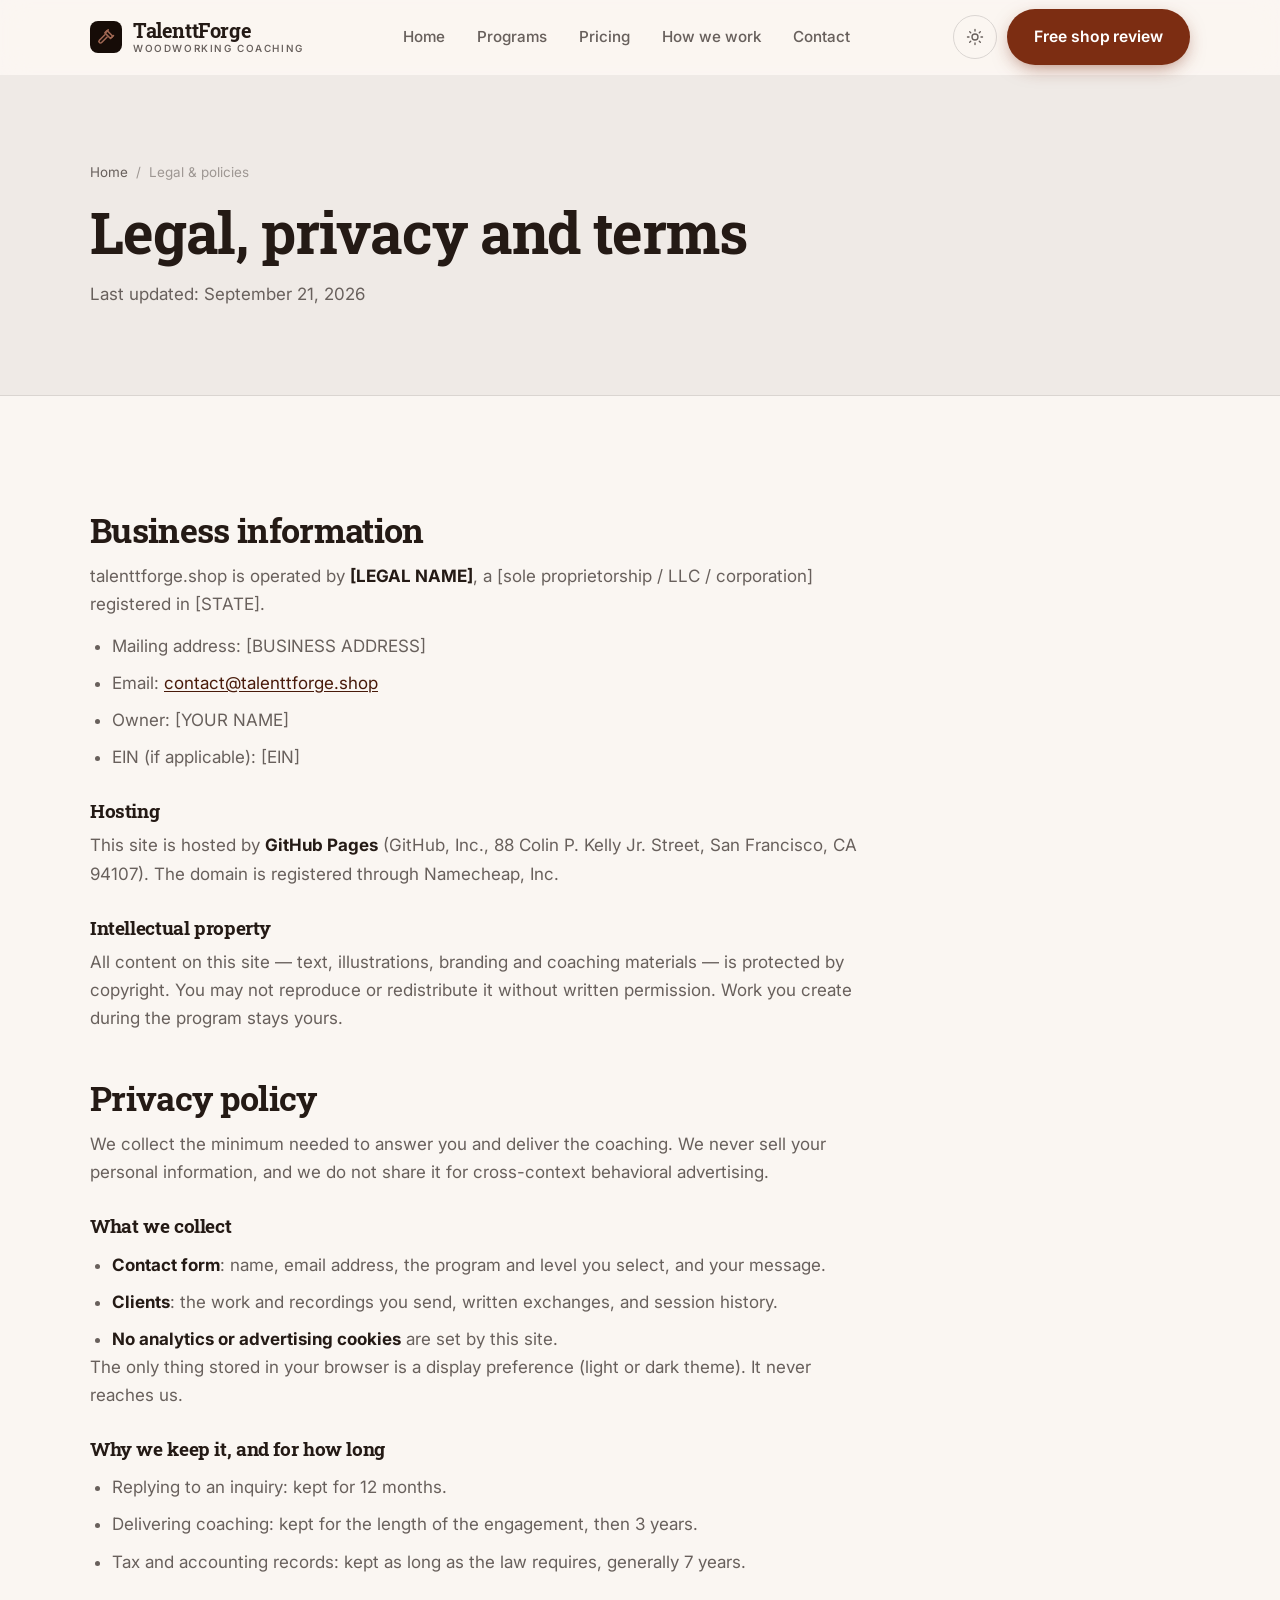
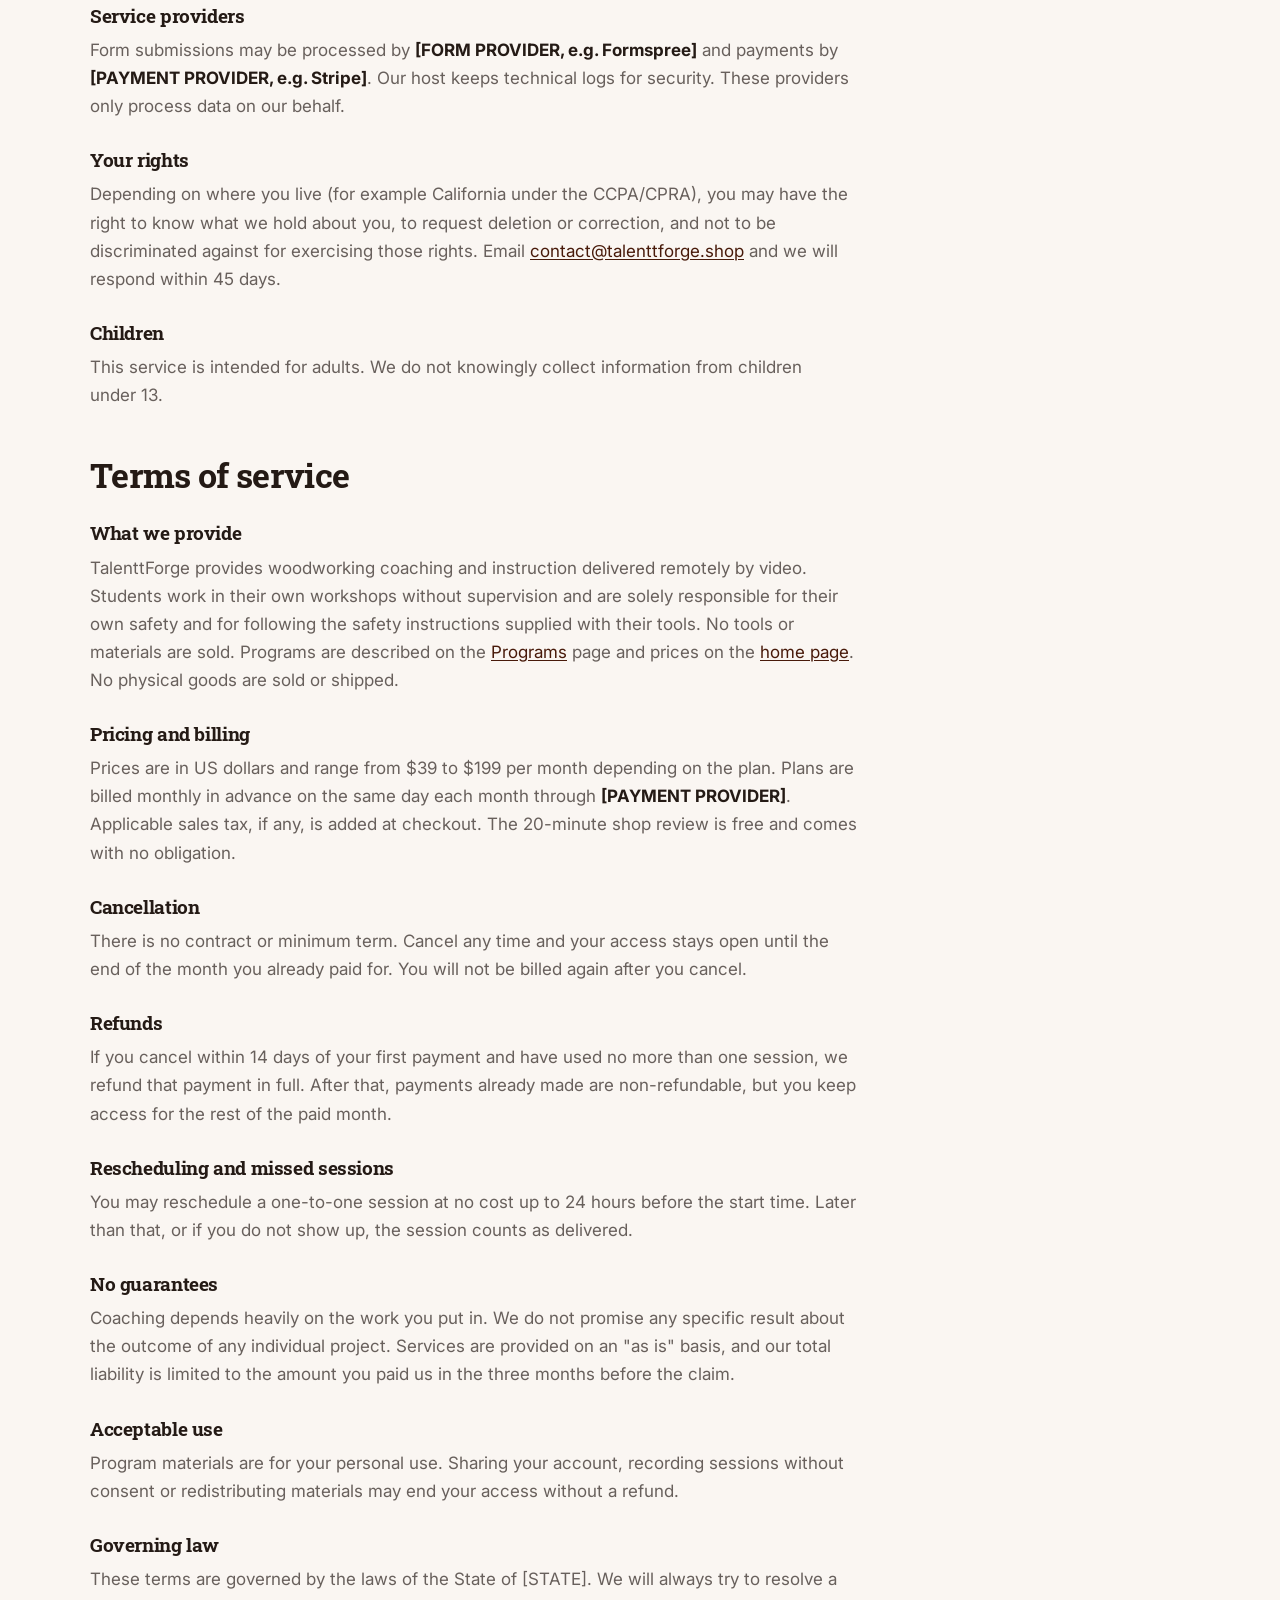
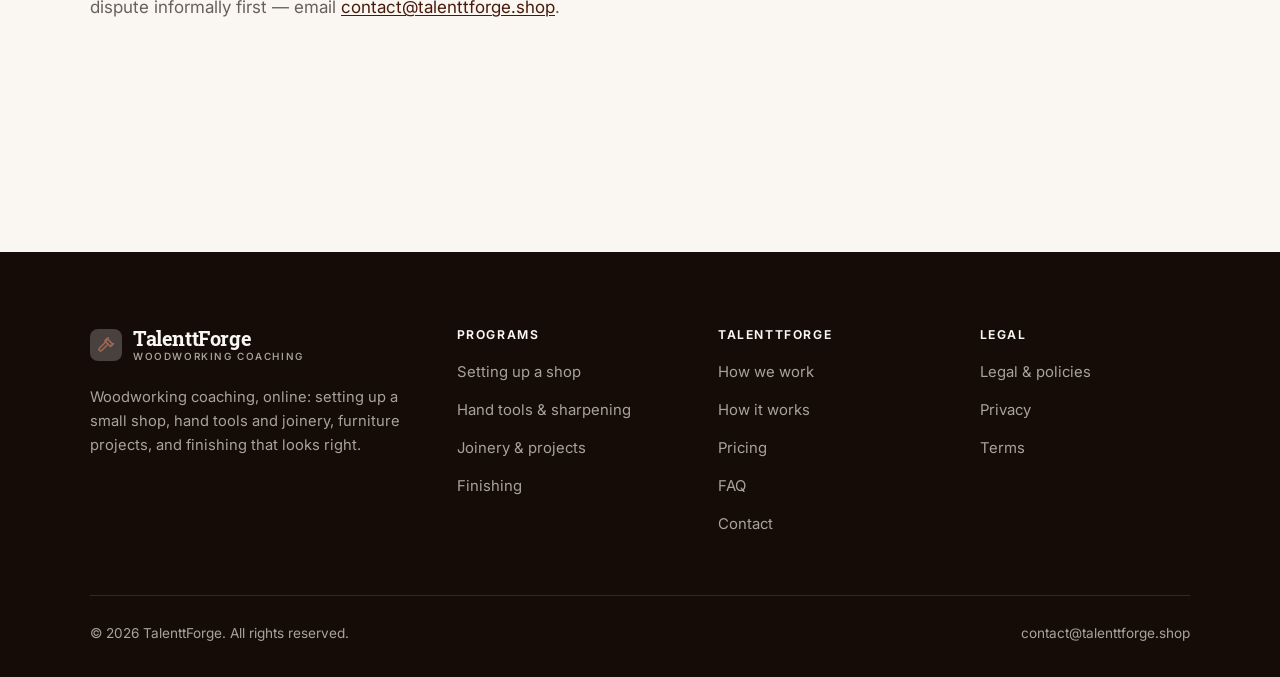
<file: legal.html>
<!DOCTYPE html>
<html lang="en" class="no-js">
<head>
<meta charset="utf-8">
<meta name="viewport" content="width=device-width, initial-scale=1">
<title>Legal, privacy and terms — TalenttForge</title>
<meta name="description" content="Business information, privacy policy and terms of service for TalenttForge.">
<meta name="robots" content="noindex">

<meta property="og:type" content="website">
<meta property="og:url" content="https://talenttforge.shop/legal.html">
<meta property="og:site_name" content="TalenttForge">
<meta property="og:locale" content="en_US">
<meta property="og:title" content="Legal, privacy and terms — TalenttForge">
<meta property="og:description" content="Business information, privacy policy and terms of service for TalenttForge.">
<meta name="theme-color" content="#160c07">

<link rel="icon" href="assets/img/favicon.svg" type="image/svg+xml">
<link rel="preconnect" href="https://fonts.googleapis.com">
<link rel="preconnect" href="https://fonts.gstatic.com" crossorigin>
<link rel="stylesheet" href="https://fonts.googleapis.com/css2?family=Roboto+Slab:wght@400..700&family=Inter:wght@400..700&display=swap">
<link rel="stylesheet" href="assets/css/style.css">

<!-- Thème appliqué avant le premier rendu (évite le flash) -->
<script>
document.documentElement.classList.remove('no-js');
(function(){try{var t=localStorage.getItem('site-theme');if(t){document.documentElement.setAttribute('data-theme',t);}}catch(e){}})();
</script>
</head>

<body>
<a class="skip-link" href="#main">Skip to main content</a>

<header class="site-header">
  <nav class="wrap nav" aria-label="Main navigation">
    <a class="brand" href="index.html">
      <svg class="brand__mark" viewBox="0 0 64 64" aria-hidden="true">
        <rect class="bm-bg" width="64" height="64" rx="16"/>
        <g class="bm-ic" transform="translate(14 14) scale(1.5)" fill="none" stroke-width="2.1" stroke-linecap="round" stroke-linejoin="round"><path d="M13.5 3.5 21 11l-3 3-7.5-7.5z"/><path d="M10.5 9 3.2 16.3a2.1 2.1 0 0 0 3 3L13.5 12"/><path d="M15 2.5 12 5.5M19.5 12.5 22 10"/></g>
      </svg>
      <span>TalenttForge<span class="brand__sub">Woodworking coaching</span></span>
    </a>

    <ul class="nav__links" id="nav-links">
      <li><a href="index.html">Home</a></li>
      <li><a href="programs.html">Programs</a></li>
      <li><a href="index.html#pricing">Pricing</a></li>
      <li><a href="about.html">How we work</a></li>
      <li><a href="contact.html">Contact</a></li>
      <li><a class="btn btn--primary" href="contact.html">Free shop review</a></li>
    </ul>

    <div class="nav__cta">
      <button class="theme-toggle" type="button" aria-label="Switch to dark theme">
        <svg class="icon-sun" viewBox="0 0 24 24" fill="none" stroke="currentColor" stroke-width="1.8" stroke-linecap="round" aria-hidden="true"><circle cx="12" cy="12" r="4"/><path d="M12 2v2m0 16v2M2 12h2m16 0h2M4.9 4.9l1.4 1.4m11.4 11.4 1.4 1.4M19.1 4.9l-1.4 1.4M6.3 17.7l-1.4 1.4"/></svg>
        <svg class="icon-moon" viewBox="0 0 24 24" fill="none" stroke="currentColor" stroke-width="1.8" stroke-linecap="round" stroke-linejoin="round" aria-hidden="true"><path d="M21 12.8A9 9 0 1 1 11.2 3a7 7 0 0 0 9.8 9.8z"/></svg>
      </button>
      <a class="btn btn--primary" href="contact.html">Free shop review</a>
      <button class="nav__toggle" type="button" aria-expanded="false" aria-controls="nav-links" aria-label="Open menu">
        <svg class="icon-open" viewBox="0 0 24 24" fill="none" stroke="currentColor" stroke-width="2" stroke-linecap="round" aria-hidden="true"><path d="M3 6h18M3 12h18M3 18h18"/></svg>
        <svg class="icon-close" viewBox="0 0 24 24" fill="none" stroke="currentColor" stroke-width="2" stroke-linecap="round" aria-hidden="true"><path d="M6 6l12 12M18 6L6 18"/></svg>
      </button>
    </div>
  </nav>
</header>

<main id="main">

<section class="page-head">
  <div class="wrap">
    <nav class="breadcrumb" aria-label="Breadcrumb">
      <a href="index.html">Home</a><span>/</span><span aria-current="page">Legal &amp; policies</span>
    </nav>
    <h1>Legal, privacy and terms</h1>
    <p>Last updated: <time datetime="2026-09-21">September 21, 2026</time></p>
  </div>
</section>

<section class="section wrap">
  <div class="prose">

    <!--
      TO DO: this is a skeleton, not legal advice. Replace every [BRACKET] with
      your real details before selling, and have a lawyer review it if you can.
      Consumer protection rules differ by state.
    -->

    <h2 id="business">Business information</h2>
    <p>
      talenttforge.shop is operated by <strong>[LEGAL NAME]</strong>, a [sole proprietorship / LLC / corporation]
      registered in [STATE].
    </p>
    <ul>
      <li>Mailing address: [BUSINESS ADDRESS]</li>
      <li>Email: <a href="mailto:contact@talenttforge.shop">contact@talenttforge.shop</a></li>
      <li>Owner: [YOUR NAME]</li>
      <li>EIN (if applicable): [EIN]</li>
    </ul>

    <h3>Hosting</h3>
    <p>
      This site is hosted by <strong>GitHub Pages</strong> (GitHub, Inc., 88 Colin P. Kelly Jr. Street,
      San Francisco, CA 94107). The domain is registered through Namecheap, Inc.
    </p>

    <h3>Intellectual property</h3>
    <p>
      All content on this site — text, illustrations, branding and coaching materials — is protected by
      copyright. You may not reproduce or redistribute it without written permission. Work you create during
      the program stays yours.
    </p>

    <h2 id="privacy">Privacy policy</h2>
    <p>
      We collect the minimum needed to answer you and deliver the coaching. We never sell your personal
      information, and we do not share it for cross-context behavioral advertising.
    </p>
    <h3>What we collect</h3>
    <ul>
      <li><strong>Contact form</strong>: name, email address, the program and level you select, and your message.</li>
      <li><strong>Clients</strong>: the work and recordings you send, written exchanges, and session history.</li>
      <li><strong>No analytics or advertising cookies</strong> are set by this site.</li>
    </ul>
    <p>
      The only thing stored in your browser is a display preference (light or dark theme). It never reaches us.
    </p>
    <h3>Why we keep it, and for how long</h3>
    <ul>
      <li>Replying to an inquiry: kept for 12 months.</li>
      <li>Delivering coaching: kept for the length of the engagement, then 3 years.</li>
      <li>Tax and accounting records: kept as long as the law requires, generally 7 years.</li>
    </ul>
    <h3>Service providers</h3>
    <p>
      Form submissions may be processed by <strong>[FORM PROVIDER, e.g. Formspree]</strong> and payments by
      <strong>[PAYMENT PROVIDER, e.g. Stripe]</strong>. Our host keeps technical logs for security. These
      providers only process data on our behalf.
    </p>
    <h3>Your rights</h3>
    <p>
      Depending on where you live (for example California under the CCPA/CPRA), you may have the right to
      know what we hold about you, to request deletion or correction, and not to be discriminated against for
      exercising those rights. Email <a href="mailto:contact@talenttforge.shop">contact@talenttforge.shop</a> and we will respond within 45 days.
    </p>
    <h3>Children</h3>
    <p>
      This service is intended for adults. We do not knowingly collect information from children under 13.
    </p>

    <h2 id="terms">Terms of service</h2>
    <h3>What we provide</h3>
    <p>
      TalenttForge provides woodworking coaching and instruction delivered remotely by video. Students work in their own workshops without supervision and are solely responsible for their own safety and for following the safety instructions supplied with their tools. No tools or materials are sold. Programs are described on the
      <a href="programs.html">Programs</a> page and prices on the <a href="index.html#pricing">home page</a>.
      No physical goods are sold or shipped.
    </p>
    <h3>Pricing and billing</h3>
    <p>
      Prices are in US dollars and range from $39 to $199 per month
      depending on the plan. Plans are billed monthly in advance on the same day each month through
      <strong>[PAYMENT PROVIDER]</strong>. Applicable sales tax, if any, is added at checkout.
      The 20-minute shop review is free and comes with no obligation.
    </p>
    <h3>Cancellation</h3>
    <p>
      There is no contract or minimum term. Cancel any time and your access stays open until the end of the
      month you already paid for. You will not be billed again after you cancel.
    </p>
    <h3>Refunds</h3>
    <p>
      If you cancel within 14 days of your first payment and have used no more than one session, we refund
      that payment in full. After that, payments already made are non-refundable, but you keep access for the
      rest of the paid month.
    </p>
    <h3>Rescheduling and missed sessions</h3>
    <p>
      You may reschedule a one-to-one session at no cost up to 24 hours before the start time. Later than
      that, or if you do not show up, the session counts as delivered.
    </p>
    <h3>No guarantees</h3>
    <p>
      Coaching depends heavily on the work you put in. We do not promise any specific result
      about the outcome of any individual project. Services are provided on an "as is" basis, and our total
      liability is limited to the amount you paid us in the three months before the claim.
    </p>
    <h3>Acceptable use</h3>
    <p>
      Program materials are for your personal use. Sharing your account, recording sessions without consent
      or redistributing materials may end your access without a refund.
    </p>
    <h3>Governing law</h3>
    <p>
      These terms are governed by the laws of the State of [STATE]. We will always try to resolve a dispute
      informally first — email <a href="mailto:contact@talenttforge.shop">contact@talenttforge.shop</a>.
    </p>

  </div>
</section>

</main>

<footer class="site-footer">
  <div class="wrap">
    <div class="footer__grid">
      <div class="footer__brand">
        <a class="brand" href="index.html">
          <svg class="brand__mark" viewBox="0 0 64 64" aria-hidden="true">
        <rect class="bm-bg" width="64" height="64" rx="16"/>
        <g class="bm-ic" transform="translate(14 14) scale(1.5)" fill="none" stroke-width="2.1" stroke-linecap="round" stroke-linejoin="round"><path d="M13.5 3.5 21 11l-3 3-7.5-7.5z"/><path d="M10.5 9 3.2 16.3a2.1 2.1 0 0 0 3 3L13.5 12"/><path d="M15 2.5 12 5.5M19.5 12.5 22 10"/></g>
      </svg>
          <span>TalenttForge<span class="brand__sub">Woodworking coaching</span></span>
        </a>
        <p>Woodworking coaching, online: setting up a small shop, hand tools and joinery, furniture projects, and finishing that looks right.</p>
      </div>

      <div class="footer__col">
        <h4>Programs</h4>
        <ul>
          <li><a href="programs.html#shop-setup">Setting up a shop</a></li>
          <li><a href="programs.html#hand-tools">Hand tools &amp; sharpening</a></li>
          <li><a href="programs.html#joinery">Joinery &amp; projects</a></li>
          <li><a href="programs.html#finishing">Finishing</a></li>
        </ul>
      </div>

      <div class="footer__col">
        <h4>TalenttForge</h4>
        <ul>
          <li><a href="about.html">How we work</a></li>
          <li><a href="index.html#how-it-works">How it works</a></li>
          <li><a href="index.html#pricing">Pricing</a></li>
          <li><a href="index.html#faq">FAQ</a></li>
          <li><a href="contact.html">Contact</a></li>
        </ul>
      </div>

      <div class="footer__col">
        <h4>Legal</h4>
        <ul>
          <li><a href="legal.html">Legal &amp; policies</a></li>
          <li><a href="legal.html#privacy">Privacy</a></li>
          <li><a href="legal.html#terms">Terms</a></li>
        </ul>
      </div>
    </div>

    <div class="footer__bottom">
      <p>© <span data-year>2026</span> TalenttForge. All rights reserved.</p>
      <p><a href="mailto:contact@talenttforge.shop">contact@talenttforge.shop</a></p>
    </div>
  </div>
</footer>

<script src="assets/js/main.js" defer></script>
</body>
</html>
</file>
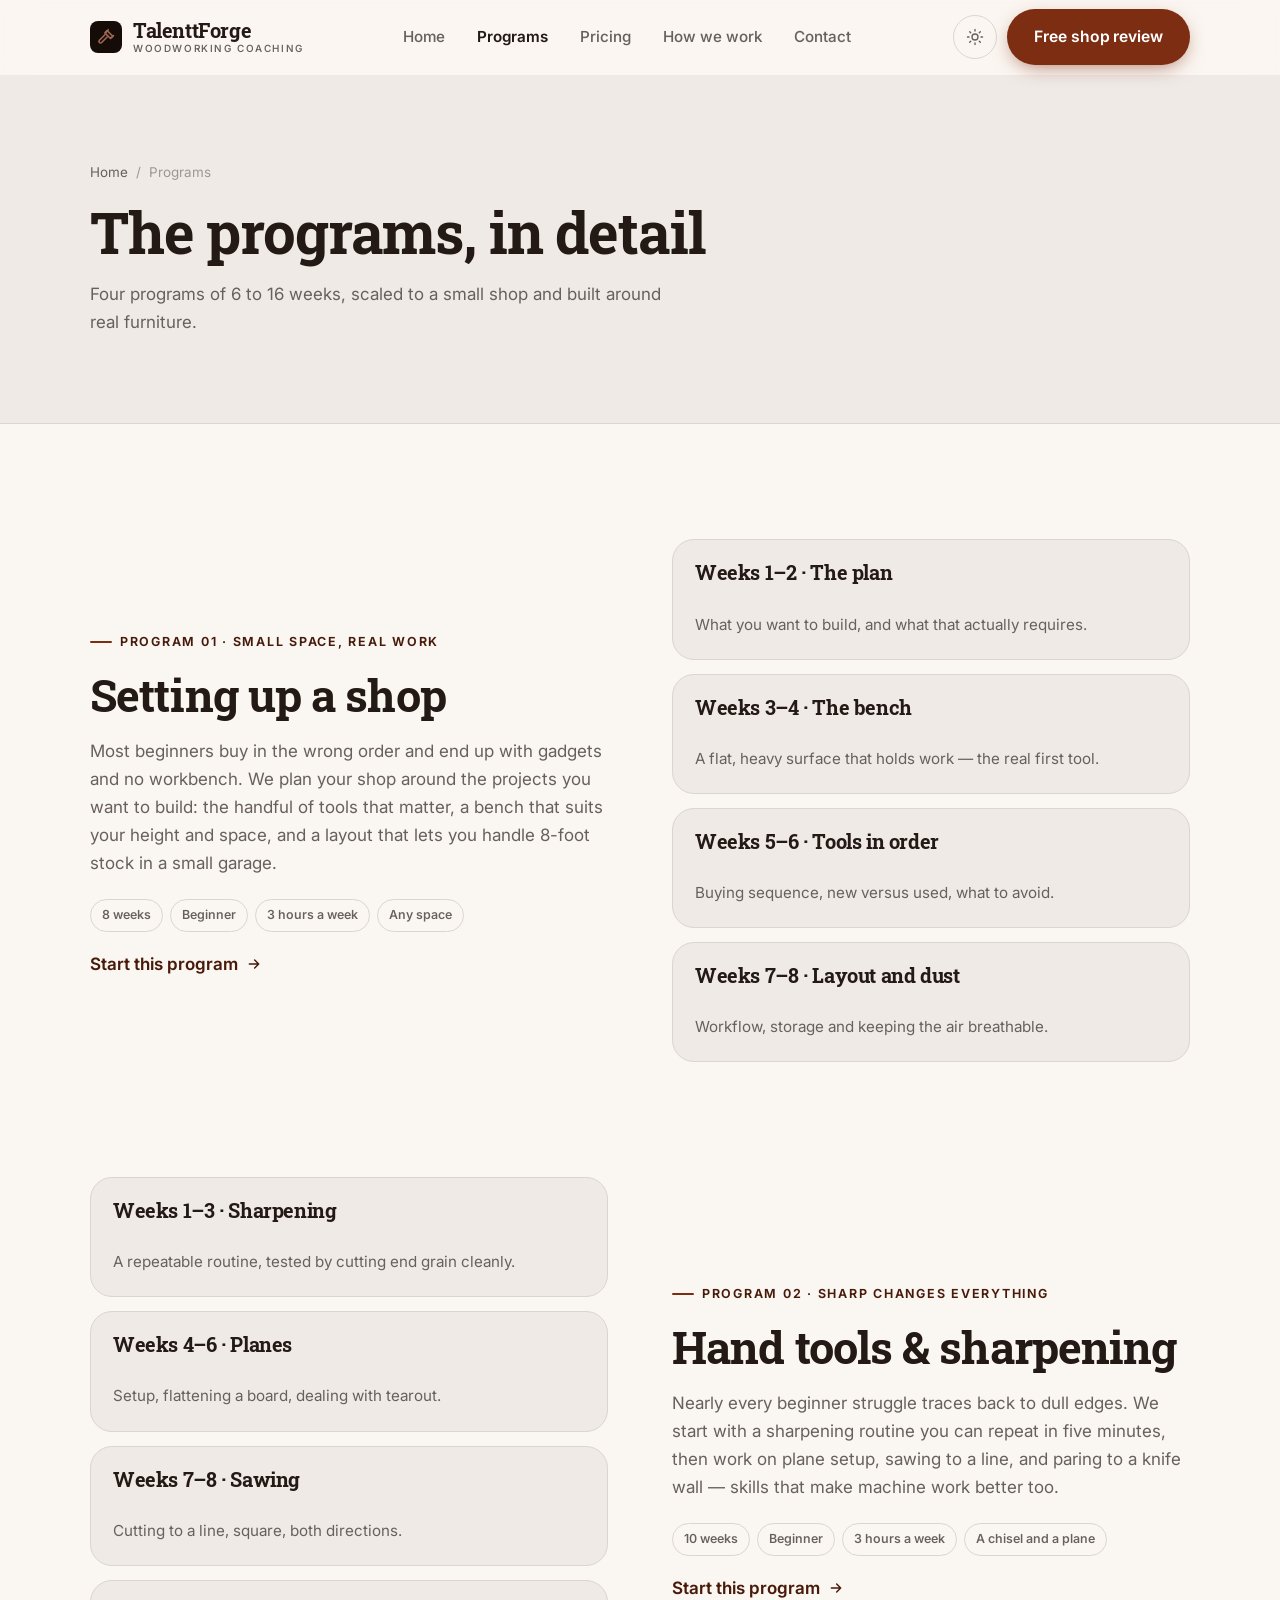
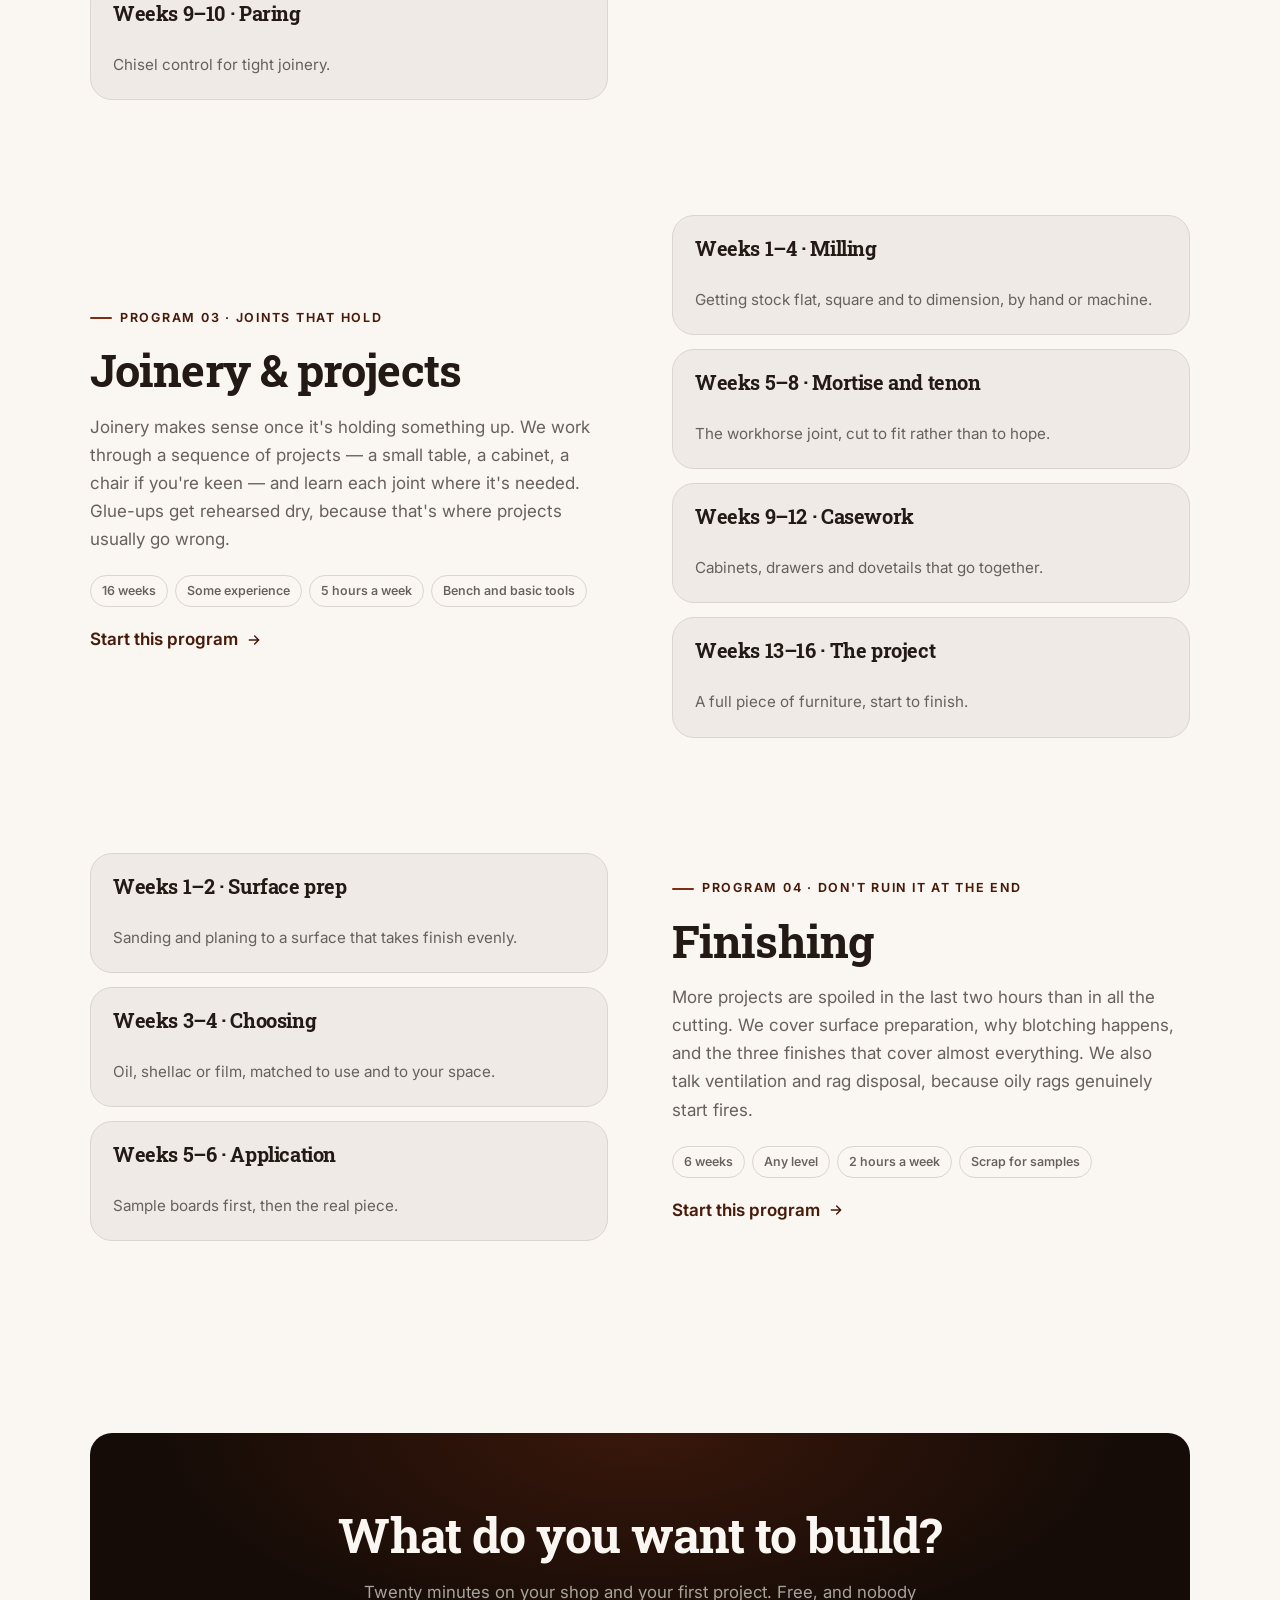
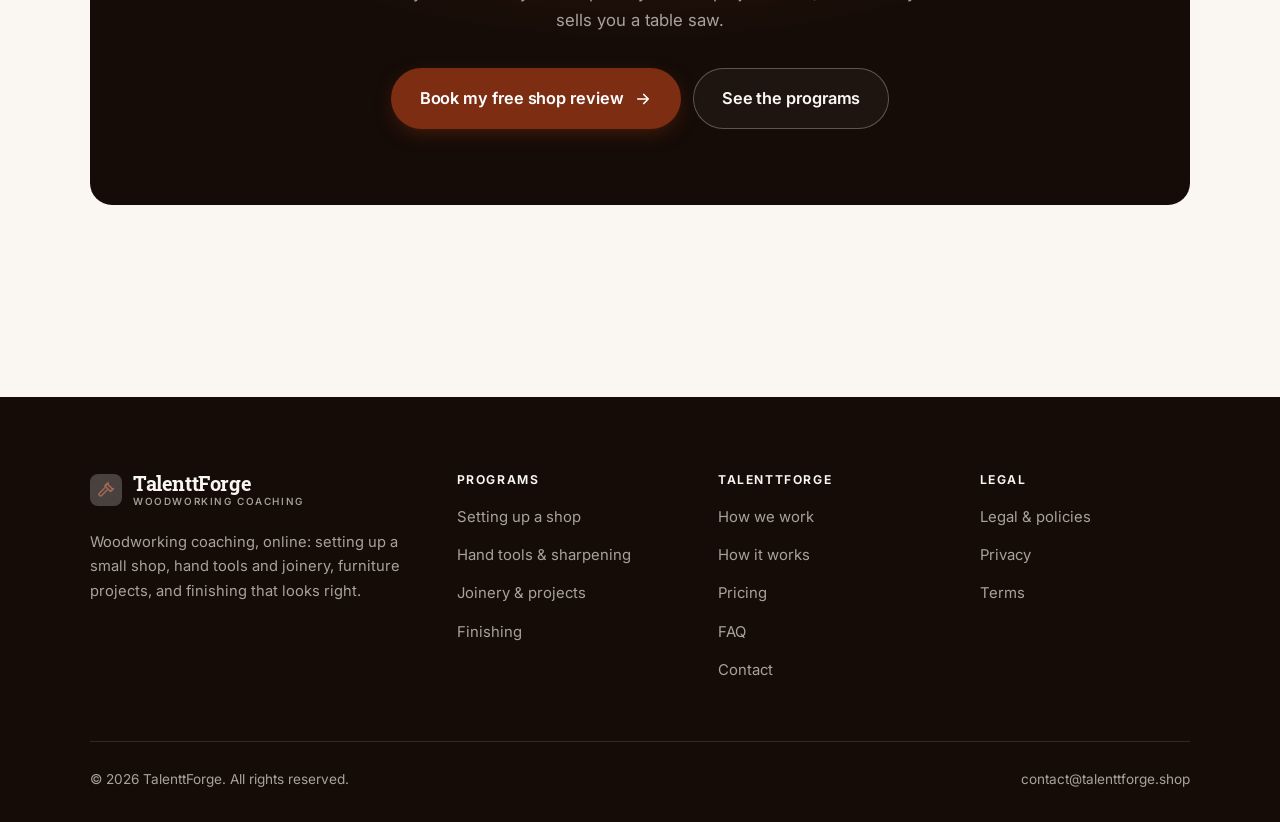
<file: programs.html>
<!DOCTYPE html>
<html lang="en" class="no-js">
<head>
<meta charset="utf-8">
<meta name="viewport" content="width=device-width, initial-scale=1">
<title>Programs — TalenttForge</title>
<meta name="description" content="Woodworking coaching programs: setting up a shop, hand tools and sharpening, joinery and projects, finishing. Week by week.">
<link rel="canonical" href="https://talenttforge.shop/programs.html">

<meta property="og:type" content="website">
<meta property="og:url" content="https://talenttforge.shop/programs.html">
<meta property="og:site_name" content="TalenttForge">
<meta property="og:locale" content="en_US">
<meta property="og:title" content="Programs — TalenttForge">
<meta property="og:description" content="Woodworking coaching programs: setting up a shop, hand tools and sharpening, joinery and projects, finishing. Week by week.">
<meta name="theme-color" content="#160c07">

<link rel="icon" href="assets/img/favicon.svg" type="image/svg+xml">
<link rel="preconnect" href="https://fonts.googleapis.com">
<link rel="preconnect" href="https://fonts.gstatic.com" crossorigin>
<link rel="stylesheet" href="https://fonts.googleapis.com/css2?family=Roboto+Slab:wght@400..700&family=Inter:wght@400..700&display=swap">
<link rel="stylesheet" href="assets/css/style.css">

<!-- Thème appliqué avant le premier rendu (évite le flash) -->
<script>
document.documentElement.classList.remove('no-js');
(function(){try{var t=localStorage.getItem('site-theme');if(t){document.documentElement.setAttribute('data-theme',t);}}catch(e){}})();
</script>
</head>

<body>
<a class="skip-link" href="#main">Skip to main content</a>

<header class="site-header">
  <nav class="wrap nav" aria-label="Main navigation">
    <a class="brand" href="index.html">
      <svg class="brand__mark" viewBox="0 0 64 64" aria-hidden="true">
        <rect class="bm-bg" width="64" height="64" rx="16"/>
        <g class="bm-ic" transform="translate(14 14) scale(1.5)" fill="none" stroke-width="2.1" stroke-linecap="round" stroke-linejoin="round"><path d="M13.5 3.5 21 11l-3 3-7.5-7.5z"/><path d="M10.5 9 3.2 16.3a2.1 2.1 0 0 0 3 3L13.5 12"/><path d="M15 2.5 12 5.5M19.5 12.5 22 10"/></g>
      </svg>
      <span>TalenttForge<span class="brand__sub">Woodworking coaching</span></span>
    </a>

    <ul class="nav__links" id="nav-links">
      <li><a href="index.html">Home</a></li>
      <li><a href="programs.html" aria-current="page">Programs</a></li>
      <li><a href="index.html#pricing">Pricing</a></li>
      <li><a href="about.html">How we work</a></li>
      <li><a href="contact.html">Contact</a></li>
      <li><a class="btn btn--primary" href="contact.html">Free shop review</a></li>
    </ul>

    <div class="nav__cta">
      <button class="theme-toggle" type="button" aria-label="Switch to dark theme">
        <svg class="icon-sun" viewBox="0 0 24 24" fill="none" stroke="currentColor" stroke-width="1.8" stroke-linecap="round" aria-hidden="true"><circle cx="12" cy="12" r="4"/><path d="M12 2v2m0 16v2M2 12h2m16 0h2M4.9 4.9l1.4 1.4m11.4 11.4 1.4 1.4M19.1 4.9l-1.4 1.4M6.3 17.7l-1.4 1.4"/></svg>
        <svg class="icon-moon" viewBox="0 0 24 24" fill="none" stroke="currentColor" stroke-width="1.8" stroke-linecap="round" stroke-linejoin="round" aria-hidden="true"><path d="M21 12.8A9 9 0 1 1 11.2 3a7 7 0 0 0 9.8 9.8z"/></svg>
      </button>
      <a class="btn btn--primary" href="contact.html">Free shop review</a>
      <button class="nav__toggle" type="button" aria-expanded="false" aria-controls="nav-links" aria-label="Open menu">
        <svg class="icon-open" viewBox="0 0 24 24" fill="none" stroke="currentColor" stroke-width="2" stroke-linecap="round" aria-hidden="true"><path d="M3 6h18M3 12h18M3 18h18"/></svg>
        <svg class="icon-close" viewBox="0 0 24 24" fill="none" stroke="currentColor" stroke-width="2" stroke-linecap="round" aria-hidden="true"><path d="M6 6l12 12M18 6L6 18"/></svg>
      </button>
    </div>
  </nav>
</header>

<main id="main">

<section class="page-head">
  <div class="wrap">
    <nav class="breadcrumb" aria-label="Breadcrumb">
      <a href="index.html">Home</a><span>/</span><span aria-current="page">Programs</span>
    </nav>
    <h1>The programs, in detail</h1>
    <p>Four programs of 6 to 16 weeks, scaled to a small shop and built around real furniture.</p>
  </div>
</section>

<section class="section wrap" id="shop-setup">
  <div class="split reveal">
    <div>
      <span class="eyebrow">Program 01 · Small space, real work</span>
      <h2>Setting up a shop</h2>
      <p>Most beginners buy in the wrong order and end up with gadgets and no workbench. We plan your shop around the projects you want to build: the handful of tools that matter, a bench that suits your height and space, and a layout that lets you handle 8-foot stock in a small garage.</p>
      <ul class="tags"><li>8 weeks</li><li>Beginner</li><li>3 hours a week</li><li>Any space</li></ul>
      <p><a class="arrow-link" href="contact.html">Start this program <svg viewBox="0 0 24 24" fill="none" stroke="currentColor" stroke-width="2.2" stroke-linecap="round" stroke-linejoin="round" aria-hidden="true"><path d="M5 12h14M13 6l6 6-6 6"/></svg></a></p>
    </div>
    <div class="grid grid--2 grid--tight">
      <article class="card card--sm">
        <h3>Weeks 1–2 · The plan</h3>
        <p>What you want to build, and what that actually requires.</p>
      </article>
      <article class="card card--sm">
        <h3>Weeks 3–4 · The bench</h3>
        <p>A flat, heavy surface that holds work — the real first tool.</p>
      </article>
      <article class="card card--sm">
        <h3>Weeks 5–6 · Tools in order</h3>
        <p>Buying sequence, new versus used, what to avoid.</p>
      </article>
      <article class="card card--sm">
        <h3>Weeks 7–8 · Layout and dust</h3>
        <p>Workflow, storage and keeping the air breathable.</p>
      </article>
    </div>
  </div>
</section>

<section class="section section--flush wrap" id="hand-tools">
  <div class="split reveal">
    <div class="grid grid--2 grid--tight">
      <article class="card card--sm">
        <h3>Weeks 1–3 · Sharpening</h3>
        <p>A repeatable routine, tested by cutting end grain cleanly.</p>
      </article>
      <article class="card card--sm">
        <h3>Weeks 4–6 · Planes</h3>
        <p>Setup, flattening a board, dealing with tearout.</p>
      </article>
      <article class="card card--sm">
        <h3>Weeks 7–8 · Sawing</h3>
        <p>Cutting to a line, square, both directions.</p>
      </article>
      <article class="card card--sm">
        <h3>Weeks 9–10 · Paring</h3>
        <p>Chisel control for tight joinery.</p>
      </article>
    </div>
    <div>
      <span class="eyebrow">Program 02 · Sharp changes everything</span>
      <h2>Hand tools &amp; sharpening</h2>
      <p>Nearly every beginner struggle traces back to dull edges. We start with a sharpening routine you can repeat in five minutes, then work on plane setup, sawing to a line, and paring to a knife wall — skills that make machine work better too.</p>
      <ul class="tags"><li>10 weeks</li><li>Beginner</li><li>3 hours a week</li><li>A chisel and a plane</li></ul>
      <p><a class="arrow-link" href="contact.html">Start this program <svg viewBox="0 0 24 24" fill="none" stroke="currentColor" stroke-width="2.2" stroke-linecap="round" stroke-linejoin="round" aria-hidden="true"><path d="M5 12h14M13 6l6 6-6 6"/></svg></a></p>
    </div>
  </div>
</section>

<section class="section section--flush wrap" id="joinery">
  <div class="split reveal">
    <div>
      <span class="eyebrow">Program 03 · Joints that hold</span>
      <h2>Joinery &amp; projects</h2>
      <p>Joinery makes sense once it's holding something up. We work through a sequence of projects — a small table, a cabinet, a chair if you're keen — and learn each joint where it's needed. Glue-ups get rehearsed dry, because that's where projects usually go wrong.</p>
      <ul class="tags"><li>16 weeks</li><li>Some experience</li><li>5 hours a week</li><li>Bench and basic tools</li></ul>
      <p><a class="arrow-link" href="contact.html">Start this program <svg viewBox="0 0 24 24" fill="none" stroke="currentColor" stroke-width="2.2" stroke-linecap="round" stroke-linejoin="round" aria-hidden="true"><path d="M5 12h14M13 6l6 6-6 6"/></svg></a></p>
    </div>
    <div class="grid grid--2 grid--tight">
      <article class="card card--sm">
        <h3>Weeks 1–4 · Milling</h3>
        <p>Getting stock flat, square and to dimension, by hand or machine.</p>
      </article>
      <article class="card card--sm">
        <h3>Weeks 5–8 · Mortise and tenon</h3>
        <p>The workhorse joint, cut to fit rather than to hope.</p>
      </article>
      <article class="card card--sm">
        <h3>Weeks 9–12 · Casework</h3>
        <p>Cabinets, drawers and dovetails that go together.</p>
      </article>
      <article class="card card--sm">
        <h3>Weeks 13–16 · The project</h3>
        <p>A full piece of furniture, start to finish.</p>
      </article>
    </div>
  </div>
</section>

<section class="section section--flush wrap" id="finishing">
  <div class="split reveal">
    <div class="grid grid--2 grid--tight">
      <article class="card card--sm">
        <h3>Weeks 1–2 · Surface prep</h3>
        <p>Sanding and planing to a surface that takes finish evenly.</p>
      </article>
      <article class="card card--sm">
        <h3>Weeks 3–4 · Choosing</h3>
        <p>Oil, shellac or film, matched to use and to your space.</p>
      </article>
      <article class="card card--sm">
        <h3>Weeks 5–6 · Application</h3>
        <p>Sample boards first, then the real piece.</p>
      </article>
    </div>
    <div>
      <span class="eyebrow">Program 04 · Don't ruin it at the end</span>
      <h2>Finishing</h2>
      <p>More projects are spoiled in the last two hours than in all the cutting. We cover surface preparation, why blotching happens, and the three finishes that cover almost everything. We also talk ventilation and rag disposal, because oily rags genuinely start fires.</p>
      <ul class="tags"><li>6 weeks</li><li>Any level</li><li>2 hours a week</li><li>Scrap for samples</li></ul>
      <p><a class="arrow-link" href="contact.html">Start this program <svg viewBox="0 0 24 24" fill="none" stroke="currentColor" stroke-width="2.2" stroke-linecap="round" stroke-linejoin="round" aria-hidden="true"><path d="M5 12h14M13 6l6 6-6 6"/></svg></a></p>
    </div>
  </div>
</section>

<section class="wrap section--tight">
  <div class="cta-band reveal">
    <h2>What do you want to build?</h2>
    <p>Twenty minutes on your shop and your first project. Free, and nobody sells you a table saw.</p>
    <div class="hero__actions">
      <a class="btn btn--primary btn--lg" href="contact.html">Book my free shop review <svg viewBox="0 0 24 24" fill="none" stroke="currentColor" stroke-width="2.2" stroke-linecap="round" stroke-linejoin="round" aria-hidden="true"><path d="M5 12h14M13 6l6 6-6 6"/></svg></a>
      <a class="btn btn--on-dark btn--lg" href="programs.html">See the programs</a>
    </div>
  </div>
</section>

</main>

<footer class="site-footer">
  <div class="wrap">
    <div class="footer__grid">
      <div class="footer__brand">
        <a class="brand" href="index.html">
          <svg class="brand__mark" viewBox="0 0 64 64" aria-hidden="true">
        <rect class="bm-bg" width="64" height="64" rx="16"/>
        <g class="bm-ic" transform="translate(14 14) scale(1.5)" fill="none" stroke-width="2.1" stroke-linecap="round" stroke-linejoin="round"><path d="M13.5 3.5 21 11l-3 3-7.5-7.5z"/><path d="M10.5 9 3.2 16.3a2.1 2.1 0 0 0 3 3L13.5 12"/><path d="M15 2.5 12 5.5M19.5 12.5 22 10"/></g>
      </svg>
          <span>TalenttForge<span class="brand__sub">Woodworking coaching</span></span>
        </a>
        <p>Woodworking coaching, online: setting up a small shop, hand tools and joinery, furniture projects, and finishing that looks right.</p>
      </div>

      <div class="footer__col">
        <h4>Programs</h4>
        <ul>
          <li><a href="programs.html#shop-setup">Setting up a shop</a></li>
          <li><a href="programs.html#hand-tools">Hand tools &amp; sharpening</a></li>
          <li><a href="programs.html#joinery">Joinery &amp; projects</a></li>
          <li><a href="programs.html#finishing">Finishing</a></li>
        </ul>
      </div>

      <div class="footer__col">
        <h4>TalenttForge</h4>
        <ul>
          <li><a href="about.html">How we work</a></li>
          <li><a href="index.html#how-it-works">How it works</a></li>
          <li><a href="index.html#pricing">Pricing</a></li>
          <li><a href="index.html#faq">FAQ</a></li>
          <li><a href="contact.html">Contact</a></li>
        </ul>
      </div>

      <div class="footer__col">
        <h4>Legal</h4>
        <ul>
          <li><a href="legal.html">Legal &amp; policies</a></li>
          <li><a href="legal.html#privacy">Privacy</a></li>
          <li><a href="legal.html#terms">Terms</a></li>
        </ul>
      </div>
    </div>

    <div class="footer__bottom">
      <p>© <span data-year>2026</span> TalenttForge. All rights reserved.</p>
      <p><a href="mailto:contact@talenttforge.shop">contact@talenttforge.shop</a></p>
    </div>
  </div>
</footer>

<script src="assets/js/main.js" defer></script>
</body>
</html>
</file>
<file: assets/css/style.css>
/* TalenttForge — couleurs et polices de la marque.
   Modifier ces valeurs suffit à changer l'identité visuelle de tout le site. */
:root {
  --c-accent:    #7c2d12;
  --c-on-accent: #ffffff;
  --c-ink:       #160c07;
  --c-paper:     #faf6f2;

  --accent-ink-light: color-mix(in srgb, var(--c-accent) 58%, black);
  --accent-on-dark:   color-mix(in srgb, var(--c-accent) 72%, white);

  --font-display: "Roboto Slab", Georgia, "Times New Roman", serif;
  --font-body: "Inter", system-ui, -apple-system, "Segoe UI", sans-serif;
  --display-weight: 700;
  --display-tracking: -.02em;
}

/* ==========================================================================
   Feuille de style commune aux sites de coaching
   Les couleurs de marque (--c-accent, --c-on-accent, --c-ink, --c-paper) et
   les polices sont définies juste au-dessus, par site. Tout le reste en dérive.
   ========================================================================== */

/* --------------------------------------------------------------------------
   1. Tokens dérivés
   -------------------------------------------------------------------------- */

:root {
  /* Thème clair */
  --paper:      var(--c-paper);
  --paper-2:    color-mix(in srgb, var(--c-paper) 95%, var(--c-ink));
  --paper-3:    color-mix(in srgb, var(--c-paper) 89%, var(--c-ink));
  --line:       color-mix(in srgb, var(--c-paper) 86%, var(--c-ink));
  --text:       color-mix(in srgb, var(--c-ink) 94%, var(--c-paper));
  --muted:      color-mix(in srgb, var(--c-ink) 64%, var(--c-paper));
  --accent:     var(--c-accent);
  --accent-600: color-mix(in srgb, var(--c-accent) 86%, black);
  --accent-ink: var(--accent-ink-light);
  --on-accent:  var(--c-on-accent);
  --ink:        var(--c-ink);
  --ink-soft:   color-mix(in srgb, var(--c-ink) 90%, white);
  --on-ink:     var(--c-paper);
  --on-ink-mut: color-mix(in srgb, var(--c-paper) 64%, var(--c-ink));
  --brand-bg:   var(--c-ink);

  /* Rayons */
  --r-sm: 8px;
  --r-md: 14px;
  --r-lg: 22px;
  --r-full: 999px;

  /* Ombres */
  --sh-1: 0 1px 2px rgba(0, 0, 0, .05), 0 2px 8px rgba(0, 0, 0, .04);
  --sh-2: 0 2px 4px rgba(0, 0, 0, .05), 0 12px 32px rgba(0, 0, 0, .09);
  --sh-3: 0 4px 8px rgba(0, 0, 0, .06), 0 24px 56px rgba(0, 0, 0, .14);

  /* Rythme */
  --gutter: clamp(16px, 4vw, 40px);
  --maxw: 1180px;
  --section-y: clamp(64px, 9vw, 124px);

  --ease: cubic-bezier(.22, .61, .36, 1);
}

/* Thème sombre — suit le système, sauf si l'utilisateur a choisi « clair » */
@media (prefers-color-scheme: dark) {
  :root:not([data-theme="light"]) {
    --paper:      var(--c-ink);
    --paper-2:    color-mix(in srgb, var(--c-ink) 92%, white);
    --paper-3:    color-mix(in srgb, var(--c-ink) 86%, white);
    --line:       color-mix(in srgb, var(--c-ink) 80%, white);
    --text:       color-mix(in srgb, var(--c-paper) 94%, var(--c-ink));
    --muted:      color-mix(in srgb, var(--c-paper) 66%, var(--c-ink));
    --accent-ink: var(--accent-on-dark);
    --ink:        color-mix(in srgb, var(--c-ink) 72%, black);
    --brand-bg:   color-mix(in srgb, var(--c-ink) 80%, white);
    --sh-1: 0 1px 2px rgba(0, 0, 0, .4), 0 2px 8px rgba(0, 0, 0, .3);
    --sh-2: 0 2px 4px rgba(0, 0, 0, .4), 0 12px 32px rgba(0, 0, 0, .45);
    --sh-3: 0 4px 8px rgba(0, 0, 0, .45), 0 24px 56px rgba(0, 0, 0, .55);
  }
}

/* Thème sombre — choix explicite */
:root[data-theme="dark"] {
  --paper:      var(--c-ink);
  --paper-2:    color-mix(in srgb, var(--c-ink) 92%, white);
  --paper-3:    color-mix(in srgb, var(--c-ink) 86%, white);
  --line:       color-mix(in srgb, var(--c-ink) 80%, white);
  --text:       color-mix(in srgb, var(--c-paper) 94%, var(--c-ink));
  --muted:      color-mix(in srgb, var(--c-paper) 66%, var(--c-ink));
  --accent-ink: var(--accent-on-dark);
  --ink:        color-mix(in srgb, var(--c-ink) 72%, black);
  --brand-bg:   color-mix(in srgb, var(--c-ink) 80%, white);
  --sh-1: 0 1px 2px rgba(0, 0, 0, .4), 0 2px 8px rgba(0, 0, 0, .3);
  --sh-2: 0 2px 4px rgba(0, 0, 0, .4), 0 12px 32px rgba(0, 0, 0, .45);
  --sh-3: 0 4px 8px rgba(0, 0, 0, .45), 0 24px 56px rgba(0, 0, 0, .55);
}

/* --------------------------------------------------------------------------
   2. Reset / base
   -------------------------------------------------------------------------- */

*, *::before, *::after { box-sizing: border-box; }

* { margin: 0; }

html {
  -webkit-text-size-adjust: 100%;
  scroll-behavior: smooth;
  scroll-padding-top: 88px;
}

body {
  background: var(--paper);
  color: var(--text);
  font-family: var(--font-body);
  font-size: 17px;
  line-height: 1.65;
  -webkit-font-smoothing: antialiased;
  text-rendering: optimizeLegibility;
  overflow-x: hidden;
}

img, svg, video { display: block; max-width: 100%; height: auto; }

a { color: inherit; text-decoration: none; }

button, input, textarea, select { font: inherit; color: inherit; }

h1, h2, h3, h4 {
  font-family: var(--font-display);
  font-weight: var(--display-weight);
  line-height: 1.08;
  letter-spacing: var(--display-tracking);
  text-wrap: balance;
}

p { text-wrap: pretty; }

:focus-visible {
  outline: 3px solid var(--accent);
  outline-offset: 3px;
  border-radius: 4px;
}

::selection { background: var(--accent); color: var(--on-accent); }

/* --------------------------------------------------------------------------
   3. Utilitaires de mise en page
   -------------------------------------------------------------------------- */

.wrap {
  width: 100%;
  max-width: var(--maxw);
  margin-inline: auto;
  padding-inline: var(--gutter);
}

.section { padding-block: var(--section-y); }
.section--flush { padding-top: 0; }
.section--tight { padding-block: clamp(48px, 6vw, 80px); }

.skip-link {
  position: absolute;
  left: 12px;
  top: -100px;
  z-index: 200;
  background: var(--accent);
  color: var(--on-accent);
  padding: 12px 20px;
  border-radius: var(--r-sm);
  font-weight: 600;
  transition: top .2s var(--ease);
}
.skip-link:focus { top: 12px; }

.eyebrow {
  display: inline-flex;
  align-items: center;
  gap: 8px;
  font-size: .78rem;
  font-weight: 650;
  letter-spacing: .14em;
  text-transform: uppercase;
  color: var(--accent-ink);
  margin-bottom: 18px;
}
.eyebrow::before {
  content: "";
  width: 22px;
  height: 2px;
  background: var(--accent);
  border-radius: 2px;
}

.section-head { max-width: 62ch; margin-bottom: clamp(36px, 5vw, 60px); }
.section-head h2 { font-size: clamp(2rem, 4.4vw, 3.1rem); }
.section-head p {
  margin-top: 18px;
  color: var(--muted);
  font-size: clamp(1rem, 1.6vw, 1.12rem);
  max-width: 58ch;
}

.section-head--center { margin-inline: auto; text-align: center; }
.section-head--center .eyebrow { justify-content: center; }
.section-head--center p { margin-inline: auto; }

/* --------------------------------------------------------------------------
   4. Boutons
   -------------------------------------------------------------------------- */

.btn {
  display: inline-flex;
  align-items: center;
  justify-content: center;
  gap: 10px;
  padding: 14px 26px;
  border: 1px solid transparent;
  border-radius: var(--r-full);
  font-weight: 620;
  font-size: .98rem;
  letter-spacing: -.005em;
  cursor: pointer;
  white-space: nowrap;
  transition: transform .18s var(--ease), background-color .18s var(--ease),
              border-color .18s var(--ease), box-shadow .18s var(--ease), color .18s var(--ease);
}
.btn:hover { transform: translateY(-2px); }
.btn:active { transform: translateY(0); }

.btn--primary {
  background: var(--accent);
  color: var(--on-accent);
  box-shadow: 0 6px 20px -6px color-mix(in srgb, var(--c-accent) 65%, transparent);
}
.btn--primary:hover {
  background: var(--accent-600);
  box-shadow: 0 12px 28px -8px color-mix(in srgb, var(--c-accent) 70%, transparent);
}

.btn--ghost {
  border-color: var(--line);
  background: transparent;
  color: var(--text);
}
.btn--ghost:hover { border-color: var(--accent); color: var(--accent-ink); }

.btn--on-dark {
  border-color: color-mix(in srgb, var(--c-paper) 28%, transparent);
  color: var(--on-ink);
  background: color-mix(in srgb, var(--c-paper) 4%, transparent);
}
.btn--on-dark:hover {
  border-color: color-mix(in srgb, var(--c-paper) 60%, transparent);
  background: color-mix(in srgb, var(--c-paper) 10%, transparent);
}

.btn--lg { padding: 16px 28px; font-size: 1.02rem; }
.btn--block { width: 100%; }

.btn svg { width: 18px; height: 18px; flex: none; }

@media (max-width: 420px) {
  .btn--lg { padding: 15px 22px; font-size: 1rem; white-space: normal; text-align: center; }
}

/* Lien fléché */
.arrow-link {
  display: inline-flex;
  align-items: center;
  gap: 8px;
  font-weight: 620;
  color: var(--accent-ink);
}
.arrow-link svg { width: 16px; height: 16px; transition: transform .18s var(--ease); }
.arrow-link:hover svg { transform: translateX(4px); }

/* --------------------------------------------------------------------------
   5. En-tête / navigation
   -------------------------------------------------------------------------- */

.site-header {
  position: sticky;
  top: 0;
  z-index: 100;
  background: color-mix(in srgb, var(--paper) 82%, transparent);
  backdrop-filter: saturate(180%) blur(14px);
  -webkit-backdrop-filter: saturate(180%) blur(14px);
  border-bottom: 1px solid transparent;
  transition: border-color .25s var(--ease), background-color .25s var(--ease);
}
.site-header.is-stuck {
  border-bottom-color: var(--line);
  background: color-mix(in srgb, var(--paper) 94%, transparent);
}

.nav {
  display: flex;
  align-items: center;
  justify-content: space-between;
  gap: 24px;
  height: 74px;
}

.brand {
  display: inline-flex;
  align-items: center;
  gap: 11px;
  font-family: var(--font-display);
  font-weight: var(--display-weight);
  font-size: 1.24rem;
  letter-spacing: var(--display-tracking);
  flex: none;
  line-height: 1.1;
}
.brand__mark { width: 32px; height: 32px; flex: none; }
.brand__mark .bm-bg { fill: var(--brand-bg); }
.brand__mark .bm-ic { stroke: var(--accent-on-dark); color: var(--accent-on-dark); }
.brand__sub {
  display: block;
  font-family: var(--font-body);
  font-size: .62rem;
  font-weight: 550;
  letter-spacing: .16em;
  text-transform: uppercase;
  color: var(--muted);
  margin-top: 1px;
}

.nav__links {
  display: flex;
  align-items: center;
  gap: 4px;
  list-style: none;
  padding: 0;
}
.nav__links a {
  display: block;
  padding: 9px 14px;
  border-radius: var(--r-full);
  font-size: .95rem;
  font-weight: 520;
  color: var(--muted);
  transition: color .16s var(--ease), background-color .16s var(--ease);
}
.nav__links a:hover { color: var(--text); background: var(--paper-2); }
.nav__links a[aria-current="page"] { color: var(--text); font-weight: 620; }
.nav__links .btn { display: none; }

.nav__cta { display: flex; align-items: center; gap: 10px; flex: none; }

.nav__toggle {
  display: none;
  width: 44px;
  height: 44px;
  align-items: center;
  justify-content: center;
  background: transparent;
  border: 1px solid var(--line);
  border-radius: var(--r-full);
  cursor: pointer;
}
.nav__toggle svg { width: 20px; height: 20px; }
.nav__toggle .icon-close { display: none; }
.nav__toggle[aria-expanded="true"] .icon-open { display: none; }
.nav__toggle[aria-expanded="true"] .icon-close { display: block; }

@media (max-width: 900px) {
  .nav__links, .nav__cta .btn { display: none; }
  .nav__toggle { display: inline-flex; }

  .nav__links {
    position: fixed;
    inset: 74px 0 auto;
    flex-direction: column;
    align-items: stretch;
    gap: 2px;
    padding: 20px var(--gutter) 32px;
    background: var(--paper);
    border-bottom: 1px solid var(--line);
    box-shadow: var(--sh-2);
  }
  .nav__links.is-open { display: flex; }
  .nav__links a { padding: 14px 4px; font-size: 1.1rem; border-radius: var(--r-sm); }
  .nav__links a.btn { display: inline-flex; margin-top: 14px; padding: 14px 26px; color: var(--on-accent); }
}

@media (max-width: 380px) {
  .brand__sub { display: none; }
}

/* Bouton de thème */
.theme-toggle {
  width: 44px;
  height: 44px;
  display: inline-flex;
  align-items: center;
  justify-content: center;
  background: transparent;
  border: 1px solid var(--line);
  border-radius: var(--r-full);
  cursor: pointer;
  color: var(--muted);
  transition: color .16s var(--ease), border-color .16s var(--ease);
}
.theme-toggle:hover { color: var(--text); border-color: var(--accent); }
.theme-toggle svg { width: 18px; height: 18px; }
.theme-toggle .icon-moon { display: none; }
:root[data-theme="dark"] .theme-toggle .icon-sun { display: none; }
:root[data-theme="dark"] .theme-toggle .icon-moon { display: block; }
@media (prefers-color-scheme: dark) {
  :root:not([data-theme="light"]) .theme-toggle .icon-sun { display: none; }
  :root:not([data-theme="light"]) .theme-toggle .icon-moon { display: block; }
}

/* --------------------------------------------------------------------------
   6. Hero
   -------------------------------------------------------------------------- */

.hero {
  position: relative;
  background: var(--ink);
  color: var(--on-ink);
  overflow: hidden;
  isolation: isolate;
}

/* Halo de couleur + grain léger */
.hero::before {
  content: "";
  position: absolute;
  inset: -30% -10% auto;
  height: 130%;
  background:
    radial-gradient(60% 55% at 78% 18%, color-mix(in srgb, var(--c-accent) 34%, transparent), transparent 62%),
    radial-gradient(48% 44% at 12% 88%, color-mix(in srgb, var(--c-accent) 16%, transparent), transparent 66%);
  z-index: -2;
  pointer-events: none;
}
.hero::after {
  content: "";
  position: absolute;
  inset: 0;
  background-image: url("data:image/svg+xml,%3Csvg xmlns='http://www.w3.org/2000/svg' width='160' height='160'%3E%3Cfilter id='n'%3E%3CfeTurbulence type='fractalNoise' baseFrequency='.85' numOctaves='3'/%3E%3C/filter%3E%3Crect width='160' height='160' filter='url(%23n)' opacity='.28'/%3E%3C/svg%3E");
  opacity: .45;
  mix-blend-mode: overlay;
  z-index: -1;
  pointer-events: none;
}

.hero__inner {
  display: grid;
  grid-template-columns: minmax(0, 1.05fr) minmax(0, .95fr);
  align-items: center;
  gap: clamp(32px, 5vw, 72px);
  padding-block: clamp(56px, 8vw, 110px);
}

.hero h1 {
  font-size: clamp(2.5rem, 6vw, 4.6rem);
  letter-spacing: calc(var(--display-tracking) * 1.4);
}
.hero h1 em {
  font-style: normal;
  color: var(--accent-on-dark);
  text-decoration: underline;
  text-decoration-color: color-mix(in srgb, var(--c-accent) 45%, transparent);
  text-decoration-thickness: .1em;
  text-underline-offset: .14em;
  text-decoration-skip-ink: none;
}

.hero__lede {
  margin-top: 22px;
  font-size: clamp(1.04rem, 1.9vw, 1.2rem);
  color: var(--on-ink-mut);
  max-width: 50ch;
}

.hero__actions {
  display: flex;
  flex-wrap: wrap;
  gap: 12px;
  margin-top: 34px;
}

.hero__eyebrow { color: var(--accent-on-dark); }
.hero__eyebrow::before { background: var(--accent-on-dark); }

/* Faits sur l'offre */
.hero__proof {
  display: grid;
  grid-template-columns: repeat(4, minmax(0, 1fr));
  gap: clamp(18px, 3vw, 32px);
  margin-top: 44px;
  padding: 26px 0 0;
  border-top: 1px solid color-mix(in srgb, var(--c-paper) 14%, transparent);
  list-style: none;
}
.stat__num {
  display: block;
  font-family: var(--font-display);
  font-size: clamp(1.5rem, 2.6vw, 2.05rem);
  font-weight: var(--display-weight);
  line-height: 1;
  letter-spacing: var(--display-tracking);
  white-space: nowrap;
}
.stat__label {
  display: block;
  margin-top: 7px;
  font-size: .82rem;
  line-height: 1.4;
  color: var(--on-ink-mut);
}

.hero__art svg { width: 100%; height: auto; border-radius: var(--r-lg); box-shadow: var(--sh-3); }

@media (max-width: 880px) {
  .hero__inner { grid-template-columns: 1fr; }
  .hero__art { order: -1; max-width: 560px; }
}
@media (max-width: 540px) {
  .hero__proof { grid-template-columns: repeat(2, minmax(0, 1fr)); }
}

/* --------------------------------------------------------------------------
   7. Bandeau défilant
   -------------------------------------------------------------------------- */

.marquee {
  background: var(--ink-soft);
  color: var(--on-ink-mut);
  border-top: 1px solid color-mix(in srgb, var(--c-paper) 8%, transparent);
  padding-block: 18px;
  overflow: hidden;
  white-space: nowrap;
  mask-image: linear-gradient(90deg, transparent, #000 8%, #000 92%, transparent);
  -webkit-mask-image: linear-gradient(90deg, transparent, #000 8%, #000 92%, transparent);
}
.marquee__track {
  display: inline-flex;
  gap: 42px;
  align-items: center;
  animation: marquee 38s linear infinite;
  font-size: .86rem;
  letter-spacing: .12em;
  text-transform: uppercase;
  font-weight: 560;
}
.marquee__track span { display: inline-flex; align-items: center; gap: 42px; }
.marquee__track span::after {
  content: "";
  width: 5px; height: 5px;
  border-radius: 50%;
  background: var(--accent);
  opacity: .8;
}
@keyframes marquee { to { transform: translateX(-50%); } }

/* --------------------------------------------------------------------------
   8. Grilles de cartes
   -------------------------------------------------------------------------- */

.grid {
  display: grid;
  gap: clamp(16px, 2.2vw, 26px);
}
.grid--2 { grid-template-columns: repeat(auto-fit, minmax(min(100%, 260px), 1fr)); }
.grid--3 { grid-template-columns: repeat(auto-fit, minmax(min(100%, 270px), 1fr)); }
.grid--4 { grid-template-columns: repeat(auto-fit, minmax(min(100%, 230px), 1fr)); }
.grid--tight { gap: 14px; }

.card {
  position: relative;
  display: flex;
  flex-direction: column;
  padding: 28px;
  background: var(--paper-2);
  border: 1px solid var(--line);
  border-radius: var(--r-lg);
  transition: transform .22s var(--ease), box-shadow .22s var(--ease), border-color .22s var(--ease);
}
a.card:hover, .card--lift:hover {
  transform: translateY(-5px);
  box-shadow: var(--sh-2);
  border-color: color-mix(in srgb, var(--c-accent) 45%, var(--line));
}
.card--sm { padding: 22px; }
.card--sm h3 { font-size: 1rem; }
.card__icon {
  width: 52px;
  height: 52px;
  display: grid;
  place-items: center;
  border-radius: var(--r-md);
  background: color-mix(in srgb, var(--c-accent) 15%, transparent);
  color: var(--accent-ink);
  margin-bottom: 20px;
}
.card__icon svg { width: 26px; height: 26px; }
.card h3 { font-size: 1.22rem; margin-bottom: 10px; }
.card p { color: var(--muted); font-size: .95rem; }
.card .arrow-link { margin-top: auto; padding-top: 18px; font-size: .92rem; }

.tags {
  list-style: none;
  padding: 0;
  margin: 18px 0 0;
  display: flex;
  flex-wrap: wrap;
  gap: 7px;
}
.tags li {
  font-size: .78rem;
  font-weight: 560;
  padding: 5px 11px;
  border-radius: var(--r-full);
  background: var(--paper);
  border: 1px solid var(--line);
  color: var(--muted);
}

/* --------------------------------------------------------------------------
   9. Méthode (étapes)
   -------------------------------------------------------------------------- */

.steps { counter-reset: step; }
.step {
  position: relative;
  padding: 30px 26px 26px;
  background: var(--paper);
  border: 1px solid var(--line);
  border-radius: var(--r-lg);
}
.step::before {
  counter-increment: step;
  content: "0" counter(step);
  display: block;
  font-family: var(--font-display);
  font-size: 2.6rem;
  font-weight: var(--display-weight);
  line-height: 1;
  letter-spacing: var(--display-tracking);
  color: color-mix(in srgb, var(--c-accent) 55%, var(--paper));
  margin-bottom: 16px;
}
.step h3 { font-size: 1.12rem; margin-bottom: 9px; }
.step p { color: var(--muted); font-size: .93rem; }

/* --------------------------------------------------------------------------
   10. Tarifs
   -------------------------------------------------------------------------- */

.plans { align-items: start; }

.plan {
  display: flex;
  flex-direction: column;
  padding: 32px 28px;
  background: var(--paper);
  border: 1px solid var(--line);
  border-radius: var(--r-lg);
  height: 100%;
  position: relative;
}
.plan--featured {
  background: var(--ink);
  color: var(--on-ink);
  border-color: var(--ink);
  box-shadow: var(--sh-3);
}
.plan--featured .plan__desc,
.plan--featured .plan__period,
.plan--featured .plan__features li { color: var(--on-ink-mut); }
.plan--featured .plan__features li::before { color: var(--accent-on-dark); }

.plan__tag {
  position: absolute;
  top: 18px;
  right: 18px;
  font-size: .7rem;
  font-weight: 680;
  letter-spacing: .1em;
  text-transform: uppercase;
  padding: 5px 12px;
  border-radius: var(--r-full);
  background: var(--accent);
  color: var(--on-accent);
}

.plan h3 { font-size: 1.3rem; }
.plan--featured h3 { padding-right: 120px; }
.plan__desc { margin-top: 8px; color: var(--muted); font-size: .92rem; min-height: 2.8em; }

.plan__price {
  display: flex;
  align-items: baseline;
  gap: 6px;
  margin: 22px 0 4px;
  font-family: var(--font-display);
  font-size: clamp(2.2rem, 4vw, 2.9rem);
  font-weight: var(--display-weight);
  letter-spacing: var(--display-tracking);
  line-height: 1;
}
.plan__period { font-family: var(--font-body); font-size: .9rem; font-weight: 450; color: var(--muted); letter-spacing: 0; }

.plan__features {
  list-style: none;
  padding: 0;
  margin: 24px 0 28px;
  display: grid;
  gap: 11px;
  flex: 1;
}
.plan__features li {
  display: grid;
  grid-template-columns: 20px 1fr;
  gap: 10px;
  font-size: .93rem;
  color: var(--muted);
  align-items: start;
}
.plan__features li::before {
  content: "✓";
  color: var(--accent-ink);
  font-weight: 700;
  line-height: 1.5;
}

.plans-note { text-align: center; margin-top: 26px; font-size: .88rem; color: var(--muted); }

/* --------------------------------------------------------------------------
   11. Bloc split (texte + illustration)
   -------------------------------------------------------------------------- */

.split {
  display: grid;
  grid-template-columns: repeat(auto-fit, minmax(min(100%, 340px), 1fr));
  gap: clamp(32px, 5vw, 68px);
  align-items: center;
}
.split--top { align-items: start; }
.split__art svg { width: 100%; border-radius: var(--r-lg); box-shadow: var(--sh-2); }
.split h2 { font-size: clamp(1.9rem, 4vw, 2.8rem); }
.split p { margin-top: 18px; color: var(--muted); }
.split .tags { margin-top: 22px; }

/* --------------------------------------------------------------------------
   12. FAQ
   -------------------------------------------------------------------------- */

.faq { max-width: 780px; margin-inline: auto; }
.faq details {
  border-bottom: 1px solid var(--line);
  padding: 4px 0;
}
.faq summary {
  display: flex;
  align-items: center;
  justify-content: space-between;
  gap: 20px;
  padding: 22px 4px;
  cursor: pointer;
  list-style: none;
  font-family: var(--font-display);
  font-size: 1.08rem;
  font-weight: var(--display-weight);
  letter-spacing: var(--display-tracking);
}
.faq summary::-webkit-details-marker { display: none; }
.faq summary::after {
  content: "";
  flex: none;
  width: 13px;
  height: 13px;
  border-right: 2px solid var(--muted);
  border-bottom: 2px solid var(--muted);
  transform: rotate(45deg) translate(-3px, -3px);
  transition: transform .2s var(--ease), border-color .2s var(--ease);
}
.faq details[open] summary::after {
  transform: rotate(225deg) translate(-3px, -3px);
  border-color: var(--accent);
}
.faq details p { padding: 0 4px 24px; color: var(--muted); max-width: 66ch; }

/* --------------------------------------------------------------------------
   13. Bandeau d'appel à l'action
   -------------------------------------------------------------------------- */

.cta-band {
  position: relative;
  background: var(--ink);
  color: var(--on-ink);
  border-radius: var(--r-lg);
  padding: clamp(40px, 6vw, 76px) clamp(24px, 5vw, 64px);
  overflow: hidden;
  isolation: isolate;
  text-align: center;
}
.cta-band::before {
  content: "";
  position: absolute;
  inset: 0;
  background: radial-gradient(70% 90% at 50% 0%, color-mix(in srgb, var(--c-accent) 34%, transparent), transparent 62%);
  z-index: -1;
}
.cta-band h2 { font-size: clamp(1.9rem, 4.4vw, 3rem); }
.cta-band p {
  margin: 18px auto 0;
  max-width: 52ch;
  color: var(--on-ink-mut);
  font-size: 1.05rem;
}
.cta-band .hero__actions { justify-content: center; }

/* --------------------------------------------------------------------------
   14. Formulaire
   -------------------------------------------------------------------------- */

.form-layout {
  display: grid;
  grid-template-columns: minmax(0, 1fr) minmax(0, 420px);
  gap: clamp(32px, 5vw, 64px);
  align-items: start;
}
@media (max-width: 880px) { .form-layout { grid-template-columns: 1fr; } }

.form {
  display: grid;
  gap: 18px;
  padding: clamp(22px, 3.5vw, 36px);
  background: var(--paper-2);
  border: 1px solid var(--line);
  border-radius: var(--r-lg);
}
.form__row { display: grid; grid-template-columns: repeat(auto-fit, minmax(min(100%, 200px), 1fr)); gap: 18px; }

.field { display: grid; gap: 7px; }
.field label { font-size: .88rem; font-weight: 600; }
.field label .req { color: var(--accent-ink); }
.field input, .field textarea, .field select {
  width: 100%;
  padding: 13px 15px;
  background: var(--paper);
  border: 1px solid var(--line);
  border-radius: var(--r-md);
  font-size: .97rem;
  transition: border-color .16s var(--ease), box-shadow .16s var(--ease);
}
.field input:focus, .field textarea:focus, .field select:focus {
  outline: none;
  border-color: var(--accent);
  box-shadow: 0 0 0 3px color-mix(in srgb, var(--c-accent) 24%, transparent);
}
.field textarea { resize: vertical; min-height: 130px; }
.field__hint { font-size: .8rem; color: var(--muted); }

.form__status { font-size: .9rem; font-weight: 600; min-height: 1.4em; }
.form__note { font-size: .82rem; color: var(--muted); }
.form__note a { color: var(--accent-ink); text-decoration: underline; text-underline-offset: 2px; }

.contact-aside { display: grid; gap: 14px; }
.contact-card {
  display: flex;
  gap: 14px;
  padding: 20px 22px;
  background: var(--paper);
  border: 1px solid var(--line);
  border-radius: var(--r-md);
}
.contact-card--soft { background: var(--paper-2); }
.contact-card svg { width: 22px; height: 22px; flex: none; color: var(--accent-ink); margin-top: 3px; }
.contact-card b { display: block; font-size: .95rem; font-weight: 620; }
.contact-card span, .contact-card a { display: block; font-size: .9rem; color: var(--muted); }
.contact-card a:hover { color: var(--accent-ink); }

/* --------------------------------------------------------------------------
   15. Page interne — en-tête
   -------------------------------------------------------------------------- */

.page-head {
  background: var(--paper-2);
  border-bottom: 1px solid var(--line);
  padding-block: clamp(48px, 7vw, 86px);
}
.page-head h1 { font-size: clamp(2.2rem, 5.4vw, 3.6rem); max-width: 20ch; }
.page-head p { margin-top: 18px; color: var(--muted); max-width: 58ch; font-size: 1.06rem; }

.breadcrumb {
  display: flex;
  gap: 8px;
  align-items: center;
  font-size: .84rem;
  color: var(--muted);
  margin-bottom: 18px;
}
.breadcrumb a:hover { color: var(--accent-ink); }
.breadcrumb span { opacity: .6; }

/* --------------------------------------------------------------------------
   16. Pied de page
   -------------------------------------------------------------------------- */

.site-footer {
  background: var(--ink);
  color: var(--on-ink-mut);
  padding-block: clamp(48px, 6vw, 76px) 32px;
  margin-top: var(--section-y);
}
.site-footer .brand { color: var(--on-ink); }
.site-footer .brand__mark .bm-bg { fill: color-mix(in srgb, var(--c-ink) 78%, white); }
.site-footer .brand__sub { color: var(--on-ink-mut); }

.footer__grid {
  display: grid;
  grid-template-columns: minmax(0, 1.5fr) repeat(auto-fit, minmax(150px, 1fr));
  gap: clamp(28px, 4vw, 56px);
}
@media (max-width: 720px) { .footer__grid { grid-template-columns: 1fr 1fr; } .footer__brand { grid-column: 1 / -1; } }

.footer__brand p { margin-top: 16px; font-size: .92rem; max-width: 36ch; }
.footer__col h4 {
  font-family: var(--font-body);
  font-size: .76rem;
  font-weight: 650;
  letter-spacing: .13em;
  text-transform: uppercase;
  color: var(--on-ink);
  margin-bottom: 16px;
}
.footer__col ul { list-style: none; padding: 0; display: grid; gap: 10px; }
.footer__col a { font-size: .93rem; transition: color .16s var(--ease); }
.footer__col a:hover { color: var(--accent-on-dark); }

.footer__bottom {
  display: flex;
  flex-wrap: wrap;
  justify-content: space-between;
  gap: 14px;
  margin-top: clamp(36px, 5vw, 58px);
  padding-top: 26px;
  border-top: 1px solid color-mix(in srgb, var(--c-paper) 12%, transparent);
  font-size: .85rem;
}
.footer__bottom a:hover { color: var(--accent-on-dark); }

/* --------------------------------------------------------------------------
   17. Page 404
   -------------------------------------------------------------------------- */

.notfound {
  min-height: 62vh;
  display: grid;
  place-items: center;
  text-align: center;
  padding-block: var(--section-y);
}
.notfound__code {
  font-family: var(--font-display);
  font-size: clamp(5rem, 18vw, 11rem);
  font-weight: var(--display-weight);
  line-height: .9;
  letter-spacing: -.05em;
  color: color-mix(in srgb, var(--c-accent) 45%, var(--paper));
}
.notfound h1 { font-size: clamp(1.8rem, 4.4vw, 2.8rem); margin-top: 12px; }
.notfound p { color: var(--muted); max-width: 46ch; margin: 18px auto 0; }
.notfound .hero__actions { justify-content: center; }

/* --------------------------------------------------------------------------
   18. Contenu légal
   -------------------------------------------------------------------------- */

.prose { max-width: 70ch; }
.prose h2 { font-size: clamp(1.6rem, 3vw, 2.1rem); margin-top: 48px; margin-bottom: 14px; }
.prose h2:first-child { margin-top: 0; }
.prose h3 { font-size: 1.18rem; margin-top: 30px; margin-bottom: 10px; }
.prose p, .prose li { color: var(--muted); }
.prose p + p { margin-top: 16px; }
.prose ul { margin-top: 14px; padding-left: 22px; display: grid; gap: 9px; }
.prose a { color: var(--accent-ink); text-decoration: underline; text-underline-offset: 2px; }
.prose strong { color: var(--text); }

/* --------------------------------------------------------------------------
   19. Animations d'apparition
   -------------------------------------------------------------------------- */

.reveal {
  opacity: 0;
  transform: translateY(22px);
  transition: opacity .7s var(--ease), transform .7s var(--ease);
}
.reveal.is-in { opacity: 1; transform: none; }

.reveal-group > * {
  opacity: 0;
  transform: translateY(22px);
  transition: opacity .6s var(--ease), transform .6s var(--ease);
  transition-delay: calc(var(--i, 0) * 80ms);
}
.reveal-group.is-in > * { opacity: 1; transform: none; }

/* Sans JavaScript, tout reste visible */
.no-js .reveal, .no-js .reveal-group > * { opacity: 1; transform: none; }

@media (prefers-reduced-motion: reduce) {
  html { scroll-behavior: auto; }
  *, *::before, *::after {
    animation-duration: .001ms !important;
    animation-iteration-count: 1 !important;
    transition-duration: .001ms !important;
  }
  .reveal, .reveal-group > * { opacity: 1; transform: none; }
}

/* --------------------------------------------------------------------------
   20. Divers
   -------------------------------------------------------------------------- */

.visually-hidden {
  position: absolute;
  width: 1px; height: 1px;
  padding: 0; margin: -1px;
  overflow: hidden;
  clip: rect(0 0 0 0);
  white-space: nowrap;
  border: 0;
}
</file>
